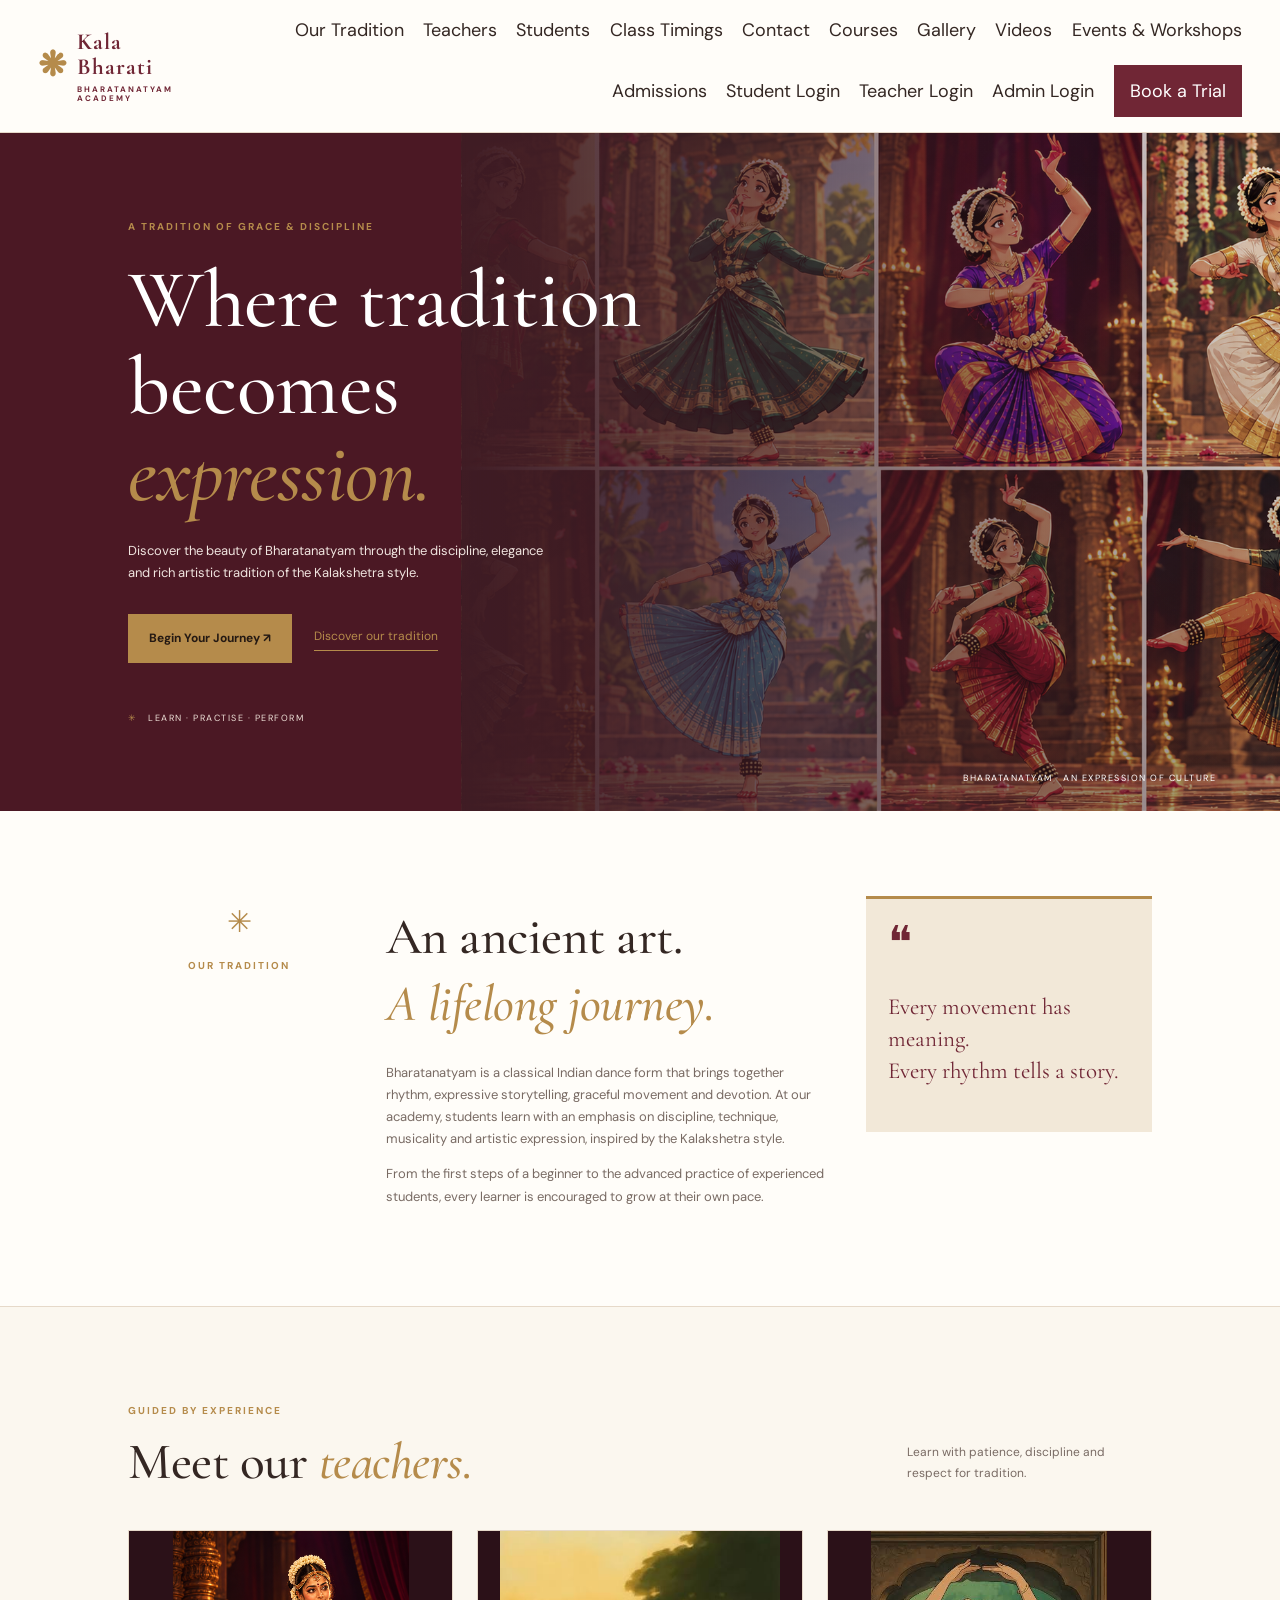
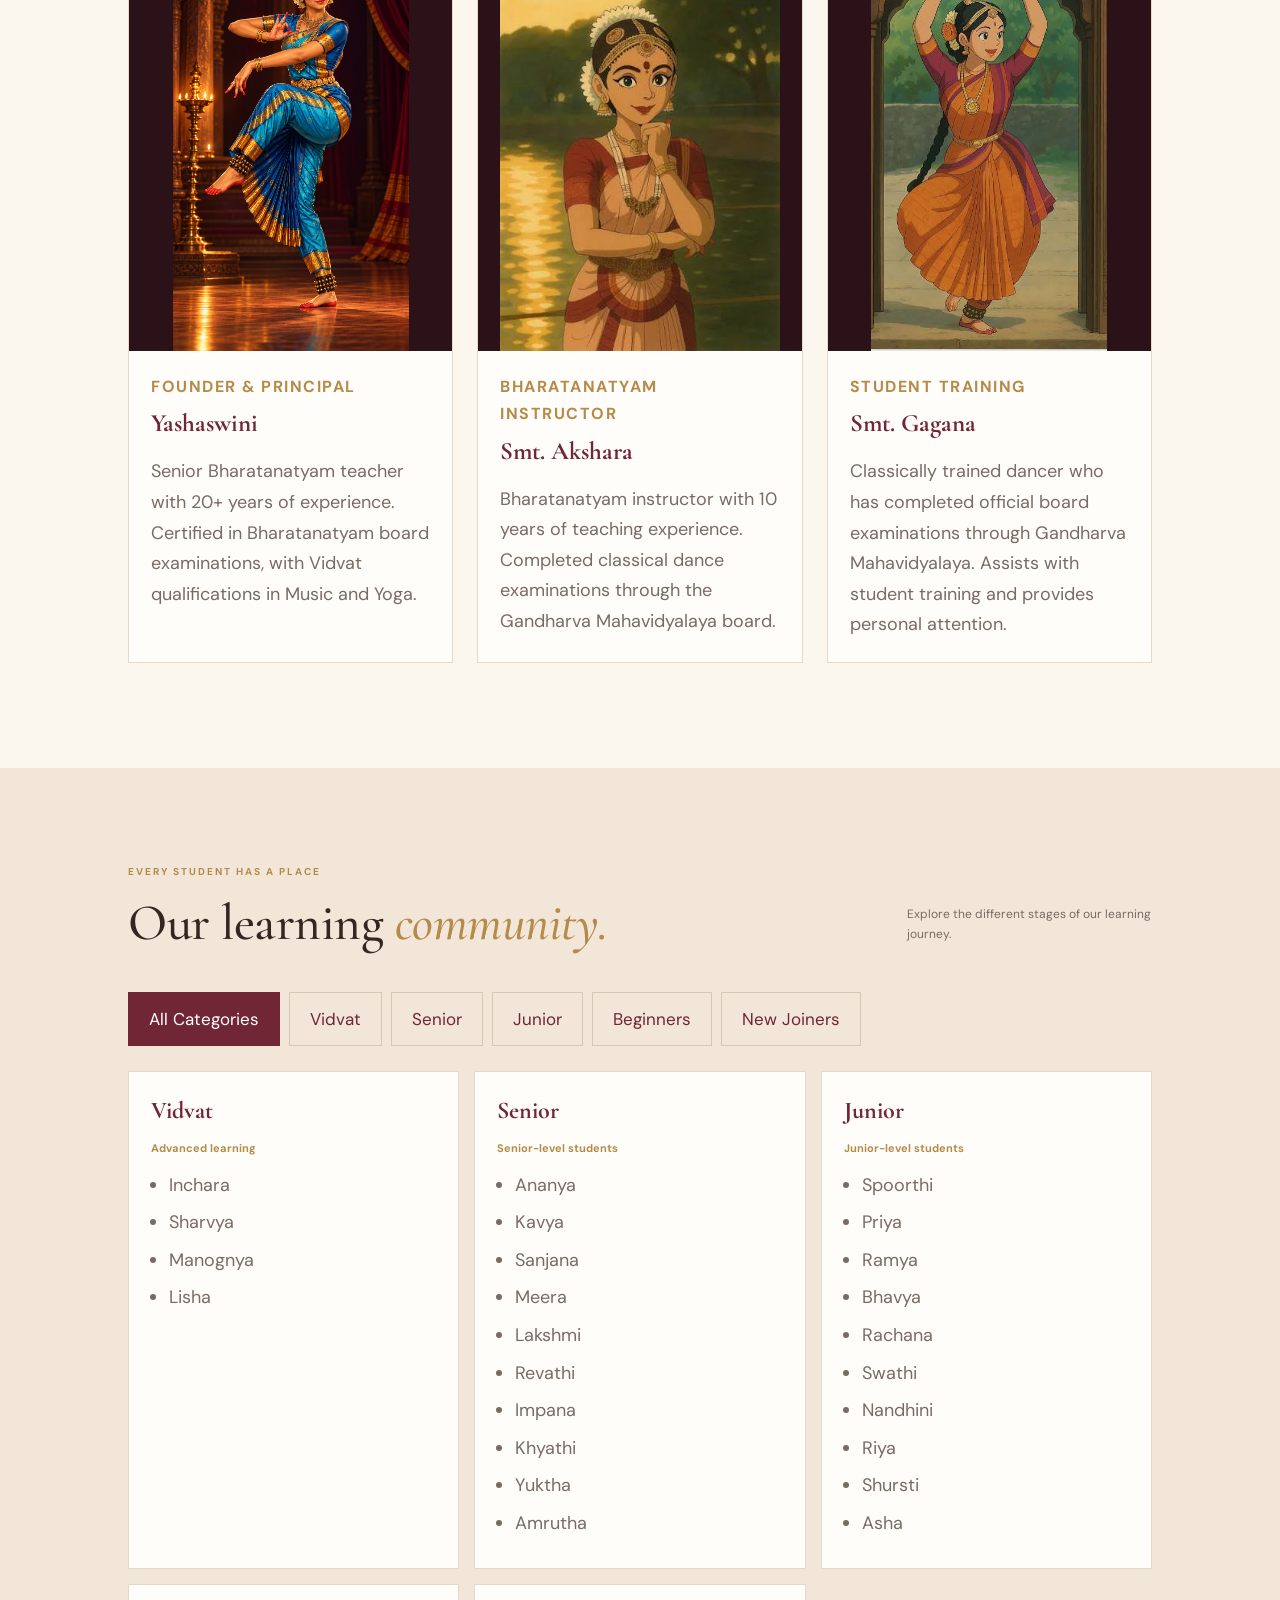
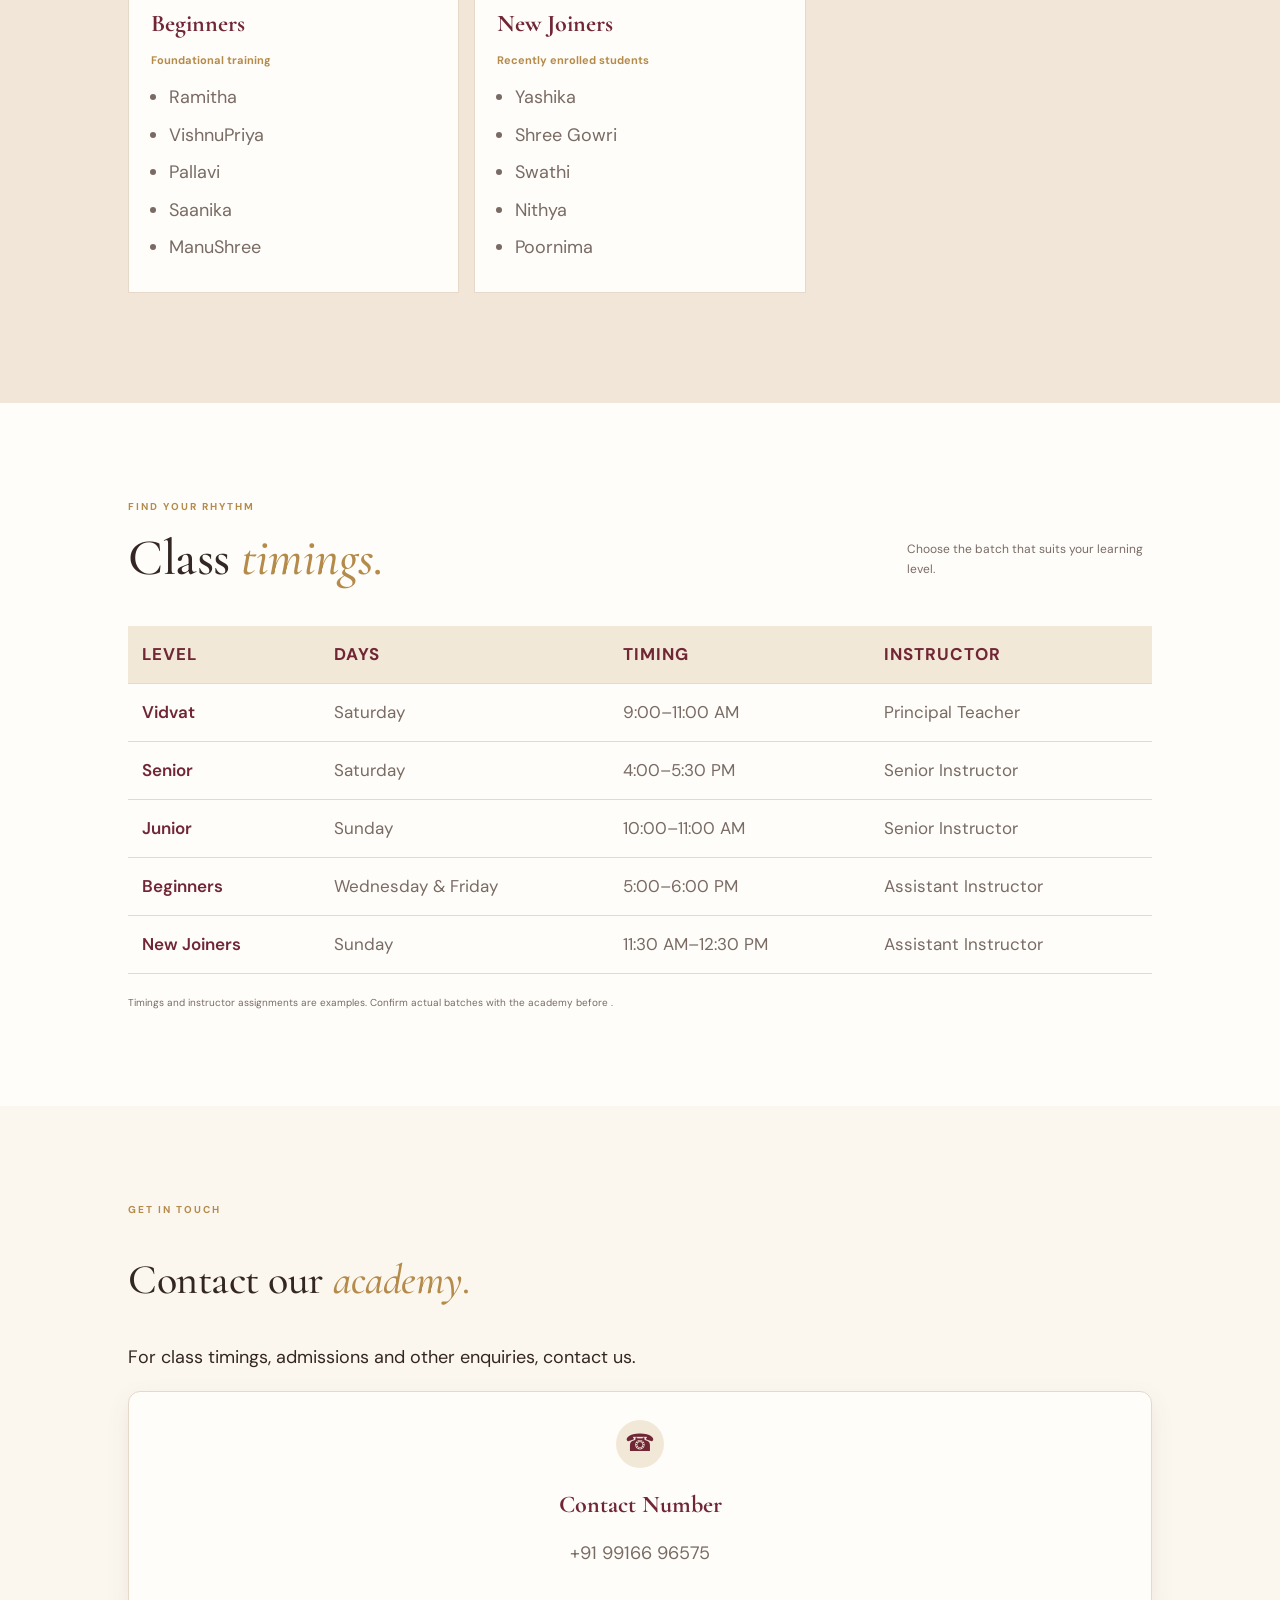
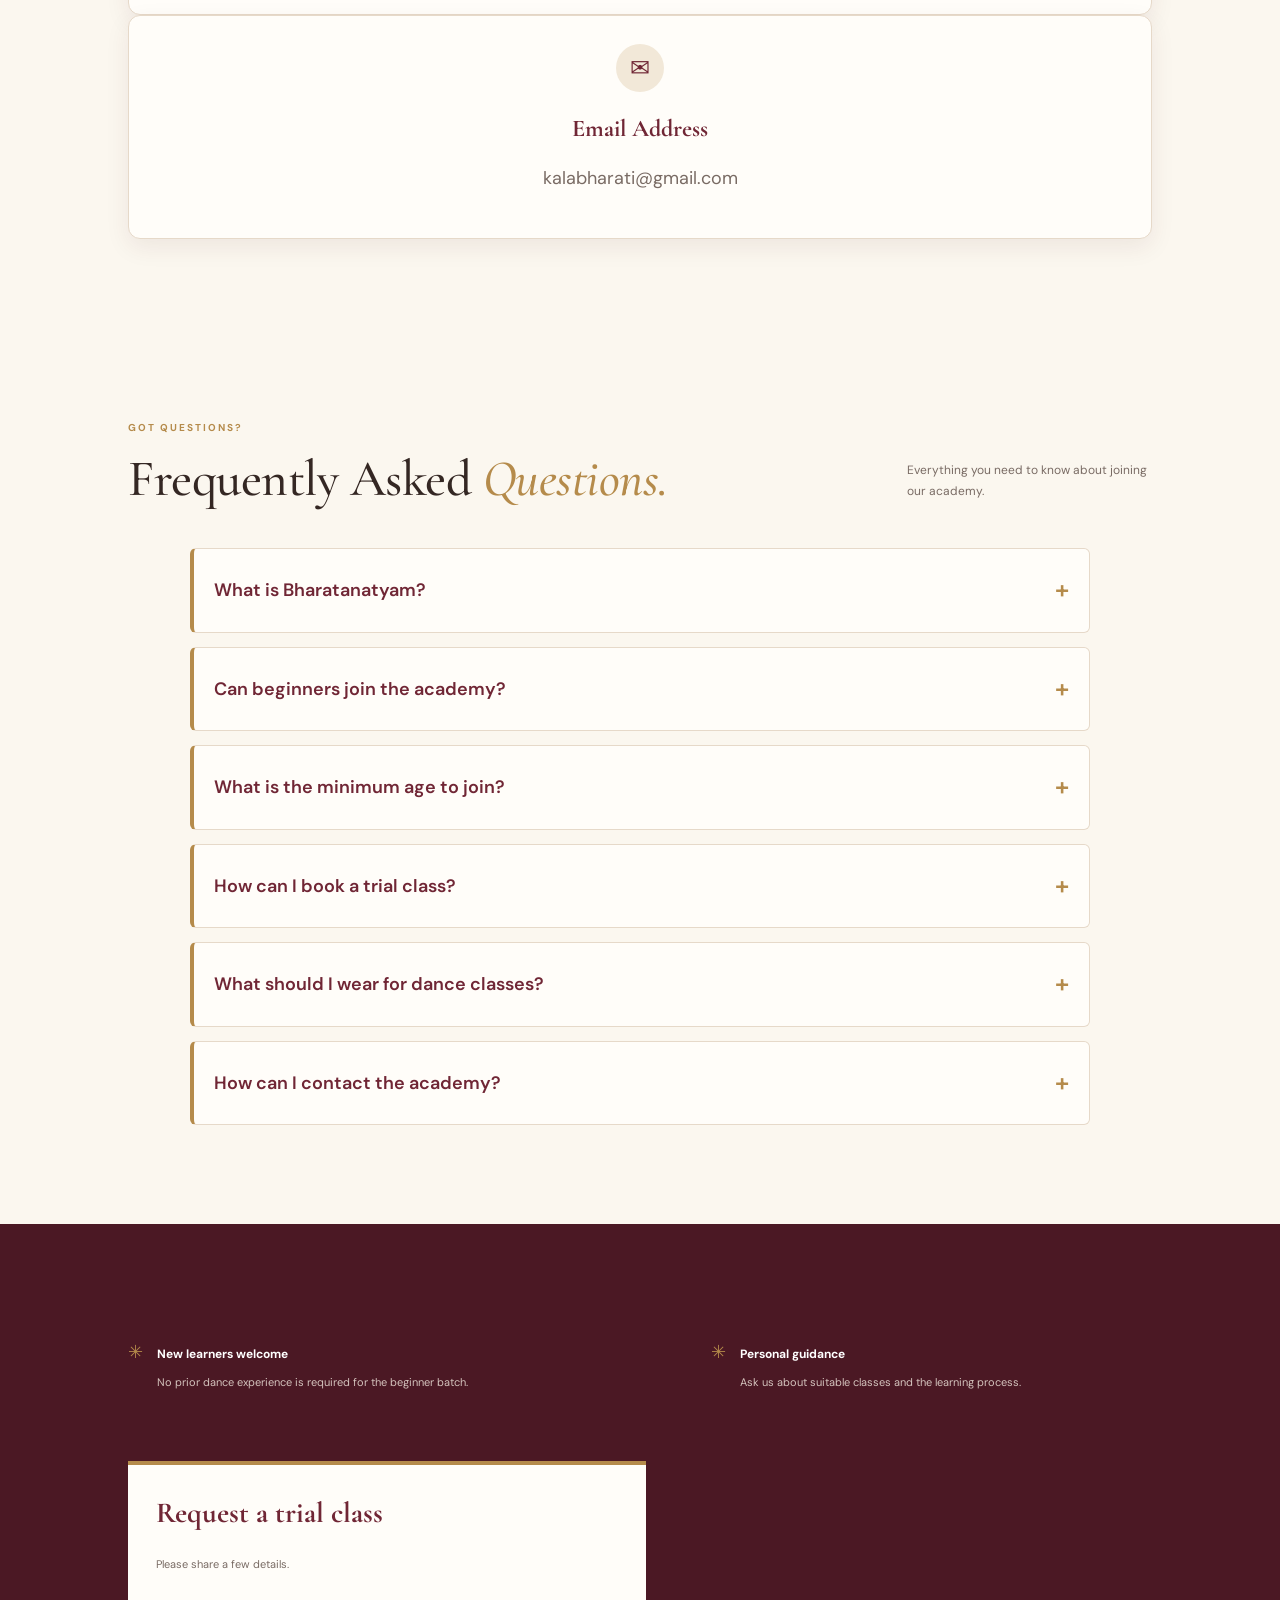
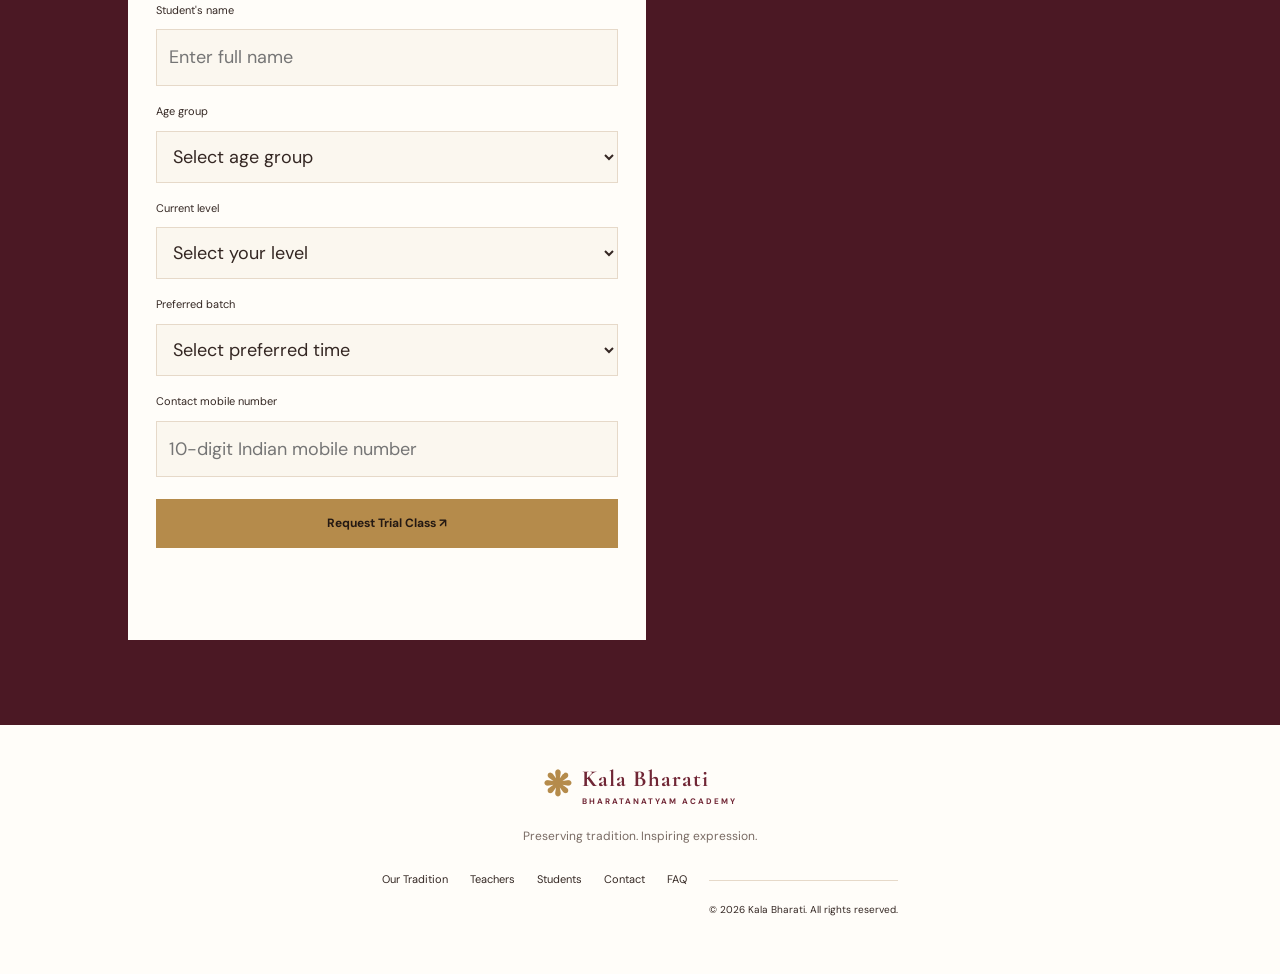
<file: index.html>
<!DOCTYPE html>
<html lang="en">
<head>
  <meta charset="UTF-8">
  <meta name="viewport" content="width=device-width, initial-scale=1.0">
  <meta name="theme-color" content="#681f2b">
  <meta name="description" content="Explore Bharatanatyam in the Kalakshetra style. Discover our teachers, student levels, class timings and trial classes.">

  <title>Kala Bharati | Bharatanatyam Academy</title>

  <link rel="preconnect" href="https://fonts.googleapis.com">
  <link rel="preconnect" href="https://fonts.gstatic.com" crossorigin>
  <link href="https://fonts.googleapis.com/css2?family=Cormorant+Garamond:wght@400;500;600;700&family=DM+Sans:wght@400;500;600;700&display=swap" rel="stylesheet">

  <link rel="stylesheet" href="style.css">
  <script src="script.js" defer></script>
</head>

<body>
  <header class="header">
    <a class="brand" href="#home">
      <span class="brand-symbol">❋</span>
      <span>Kala Bharati<small>BHARATANATYAM ACADEMY</small></span>
    </a>

    <button class="menu-toggle" id="menuToggle"
      aria-label="Open navigation" aria-expanded="false"
      aria-controls="navigation">☰</button>

    <nav id="navigation" class="navigation">
      <a href="#about">Our Tradition</a>
      <a href="#teachers">Teachers</a>
      <a href="#students">Students</a>
      <a href="#schedule">Class Timings</a>
      <a href="#contact">Contact</a>
      <a href="pages/courses.html">Courses</a>
<a href="pages/gallery.html">Gallery</a>
<a href="pages/videos.html">Videos</a>
<a href="pages/events.html">Events & Workshops</a>
<a href="pages/admissions.html">Admissions</a>
<a href="pages/student-login.html">Student Login</a>
<a href="pages/teacher-login.html">Teacher Login</a>
<a href="pages/admin-login.html">Admin Login</a>
      <a class="nav-button" href="#booking">Book a Trial</a>
    </nav>
  </header>

  <main>
    <section class="hero" id="home">
      <div class="hero-image" role="img"
        aria-label="Traditional Indian classical dance performance"></div>

      <div class="hero-content">
        <p class="eyebrow">A TRADITION OF GRACE & DISCIPLINE</p>
        <h1>Where tradition<br>becomes <em>expression.</em></h1>
        <p class="hero-description">
          Discover the beauty of Bharatanatyam through the
          discipline, elegance and rich artistic tradition of
          the Kalakshetra style.
        </p>

        <div class="hero-actions">
          <a class="button button-gold" href="#booking">Begin Your Journey ↗</a>
          <a class="text-link" href="#about">Discover our tradition</a>
        </div>

        <div class="hero-note">
          <span>✳</span> LEARN · PRACTISE · PERFORM
        </div>
      </div>

      <div class="hero-caption">BHARATANATYAM · AN EXPRESSION OF CULTURE</div>
    </section>

    <section class="welcome section" id="about">
      <div class="section-label">
        <span class="ornament">✳</span>
        <p class="eyebrow">OUR TRADITION</p>
      </div>

      <div class="welcome-content">
        <h2>An ancient art.<br><em>A lifelong journey.</em></h2>
        <p>
          Bharatanatyam is a classical Indian dance form that brings
          together rhythm, expressive storytelling, graceful movement
          and devotion. At our academy, students learn with an emphasis
          on discipline, technique, musicality and artistic expression,
          inspired by the Kalakshetra style.
        </p>
        <p>
          From the first steps of a beginner to the advanced practice
          of experienced students, every learner is encouraged to grow
          at their own pace.
        </p>
      </div>

      <div class="welcome-note">
        <span class="note-symbol">❝</span>
        <p>Every movement has meaning.<br>Every rhythm tells a story.</p>
      </div>
    </section>

    <section class="teachers section" id="teachers">
      <div class="section-heading">
        <div>
          <p class="eyebrow">GUIDED BY EXPERIENCE</p>
          <h2>Meet our <em>teachers.</em></h2>
        </div>
        <p>Learn with patience, discipline and respect for tradition.</p>
      </div>

      <div id="teacherList" class="teacher-grid"></div>
      <p class="small-note">
        
    </section>

    <section class="students section" id="students">
      <div class="section-heading">
        <div>
          <p class="eyebrow">EVERY STUDENT HAS A PLACE</p>
          <h2>Our learning <em>community.</em></h2>
        </div>
        <p>Explore the different stages of our learning journey.</p>
      </div>

      <div id="categoryFilters" class="category-filters"></div>
      <div id="studentList" class="student-grid"></div>

      <p class="privacy-note">
        
      </p>
    </section>

    <section class="schedule section" id="schedule">
      <div class="section-heading">
        <div>
          <p class="eyebrow">FIND YOUR RHYTHM</p>
          <h2>Class <em>timings.</em></h2>
        </div>
        <p>Choose the batch that suits your learning level.</p>
      </div>

      <div class="table-wrapper">
        <table>
          <thead>
            <tr>
              <th>LEVEL</th>
              <th>DAYS</th>
              <th>TIMING</th>
              <th>INSTRUCTOR</th>
            </tr>
          </thead>
          <tbody id="scheduleBody"></tbody>
        </table>
      </div>

      <p class="small-note">
        Timings and instructor assignments are examples. Confirm actual
        batches with the academy before .
      </p>
    </section>

    
    </section>

    <!-- Institution Contact Information -->
    <section class="quick-contact section" id="contact">
      <p class="eyebrow">GET IN TOUCH</p>
      <h2>Contact our <em>academy.</em></h2>
      <p>For class timings, admissions and other enquiries, contact us.</p>

      <div class="institution-contact-details">
        <div class="contact-detail-card">
          <span class="contact-detail-icon">☎</span>
          <h3>Contact Number</h3>
          <p>+91 99166 96575</p>
        </div>
        

        <div class="contact-detail-card">
          <span class="contact-detail-icon">✉</span>
          <h3>Email Address</h3>
          <p> kalabharati@gmail.com</p>
        </div>
      </div>
    </section>
   
<!-- FAQ Section -->
<section class="faq-section section" id="faq">
  <div class="section-heading">
    <div>
      <p class="eyebrow">GOT QUESTIONS?</p>
      <h2>Frequently Asked <em>Questions.</em></h2>
    </div>
    <p>Everything you need to know about joining our academy.</p>
  </div>

  <div class="faq-container">

    <details class="faq-item">
      <summary>What is Bharatanatyam?</summary>
      <p>
        Bharatanatyam is a classical Indian dance form that combines
        rhythm, expressions, storytelling and graceful movements.
      </p>
    </details>

    <details class="faq-item">
      <summary>Can beginners join the academy?</summary>
      <p>
        Yes! Beginners and students with no prior dance experience
        are welcome to learn from the basics.
      </p>
    </details>

    <details class="faq-item">
      <summary>What is the minimum age to join?</summary>
      <p>
        Students can enquire about suitable batches based on their
        age and learning level.
      </p>
    </details>

    <details class="faq-item">
      <summary>How can I book a trial class?</summary>
      <p>
        Fill out the trial-class booking form on our website, and
        the academy can follow up regarding your enquiry.
      </p>
    </details>

    <details class="faq-item">
      <summary>What should I wear for dance classes?</summary>
      <p>
        Wear comfortable clothing that allows free movement.
        The academy can guide you about the appropriate dance attire.
      </p>
    </details>

    <details class="faq-item">
      <summary>How can I contact the academy?</summary>
      <p>
        Visit the Contact section of our website for the academy's
        contact number and email address.
      </p>
    </details>

  </div>
</section>


    <section class="booking section" id="booking">

        <div class="booking-detail">
          <span>✳</span>
          <div>
            <strong>New learners welcome</strong>
            <p>No prior dance experience is required for the beginner batch.</p>
          </div>
        </div>

        <div class="booking-detail">
          <span>✳</span>
          <div>
            <strong>Personal guidance</strong>
            <p>Ask us about suitable classes and the learning process.</p>
          </div>
        </div>
      </div>

      <form id="bookingForm" class="booking-form">
        <h3>Request a trial class</h3>
        <p class="form-intro">Please share a few details.</p>

        <label for="studentName">Student's name</label>
        
<input
  id="studentName"
  name="studentName"
  type="text"
  maxlength="80"
  autocomplete="name"
  placeholder="Enter full name"
  pattern="[A-Za-z]+( [A-Za-z]+)*"
  title="Please enter letters and spaces only."
  oninput="this.value = this.value.replace(/[^A-Za-z ]/g, '').replace(/ +/g, ' ')"
  required
>


        <label for="ageGroup">Age group</label>
        <select id="ageGroup" name="ageGroup" required>
          <option value="">Select age group</option>
          <option>Below 8 years</option>
          <option>8–12 years</option>
          <option>13–17 years</option>
          <option>18 years and above</option>
        </select>

        <label for="experience">Current level</label>
        <select id="experience" name="experience" required>
          <option value="">Select your level</option>
          <option>New Joiner</option>
          <option>Beginner</option>
          <option>Junior</option>
          <option>Senior</option>
          <option>Vidvat</option>
          <option>New to Bharatanatyam</option>
        </select>

        <label for="preferredTime">Preferred batch</label>
        <select id="preferredTime" name="preferredTime" required>
          <option value="">Select preferred time</option>
          <option>Weekday morning</option>
          <option>Weekday evening</option>
          <option>Weekend morning</option>
          <option>Weekend evening</option>
          <option>Flexible</option>
        </select>

       
<label for="phone">Contact mobile number</label>
<input
  id="phone"
  name="phone"
  type="text"
  inputmode="numeric"
  maxlength="10"
  pattern="[6-9][0-9]{9}"
  placeholder="10-digit Indian mobile number"
  title="Enter a 10-digit Indian mobile number using numbers only."
  oninput="this.value = this.value.replace(/[^0-9]/g, '').slice(0, 10)"
  required
>


        <button class="button button-gold submit-button" type="submit">
          Request Trial Class ↗
        </button>

        <p class="form-note">
           
        </p>
        <p id="formMessage" class="form-message" role="status"></p>
      </form>
    </section>
  </main>

  <footer class="footer">
    <a class="brand footer-brand" href="#home">
      <span class="brand-symbol">❋</span>
      <span>Kala Bharati<small>BHARATANATYAM ACADEMY</small></span>
    </a>

    <p>Preserving tradition. Inspiring expression.</p>

    <div class="footer-links">
      <a href="#about">Our Tradition</a>
      <a href="#teachers">Teachers</a>
      <a href="#students">Students</a>
      <a href="#booking">Contact</a>
      <a href="#faq">FAQ</a>

    <p class="copyright">
      © <span id="year"></span>   Kala Bharati. All rights reserved.
    </p>
  </footer>
</body>
</html>
</file>
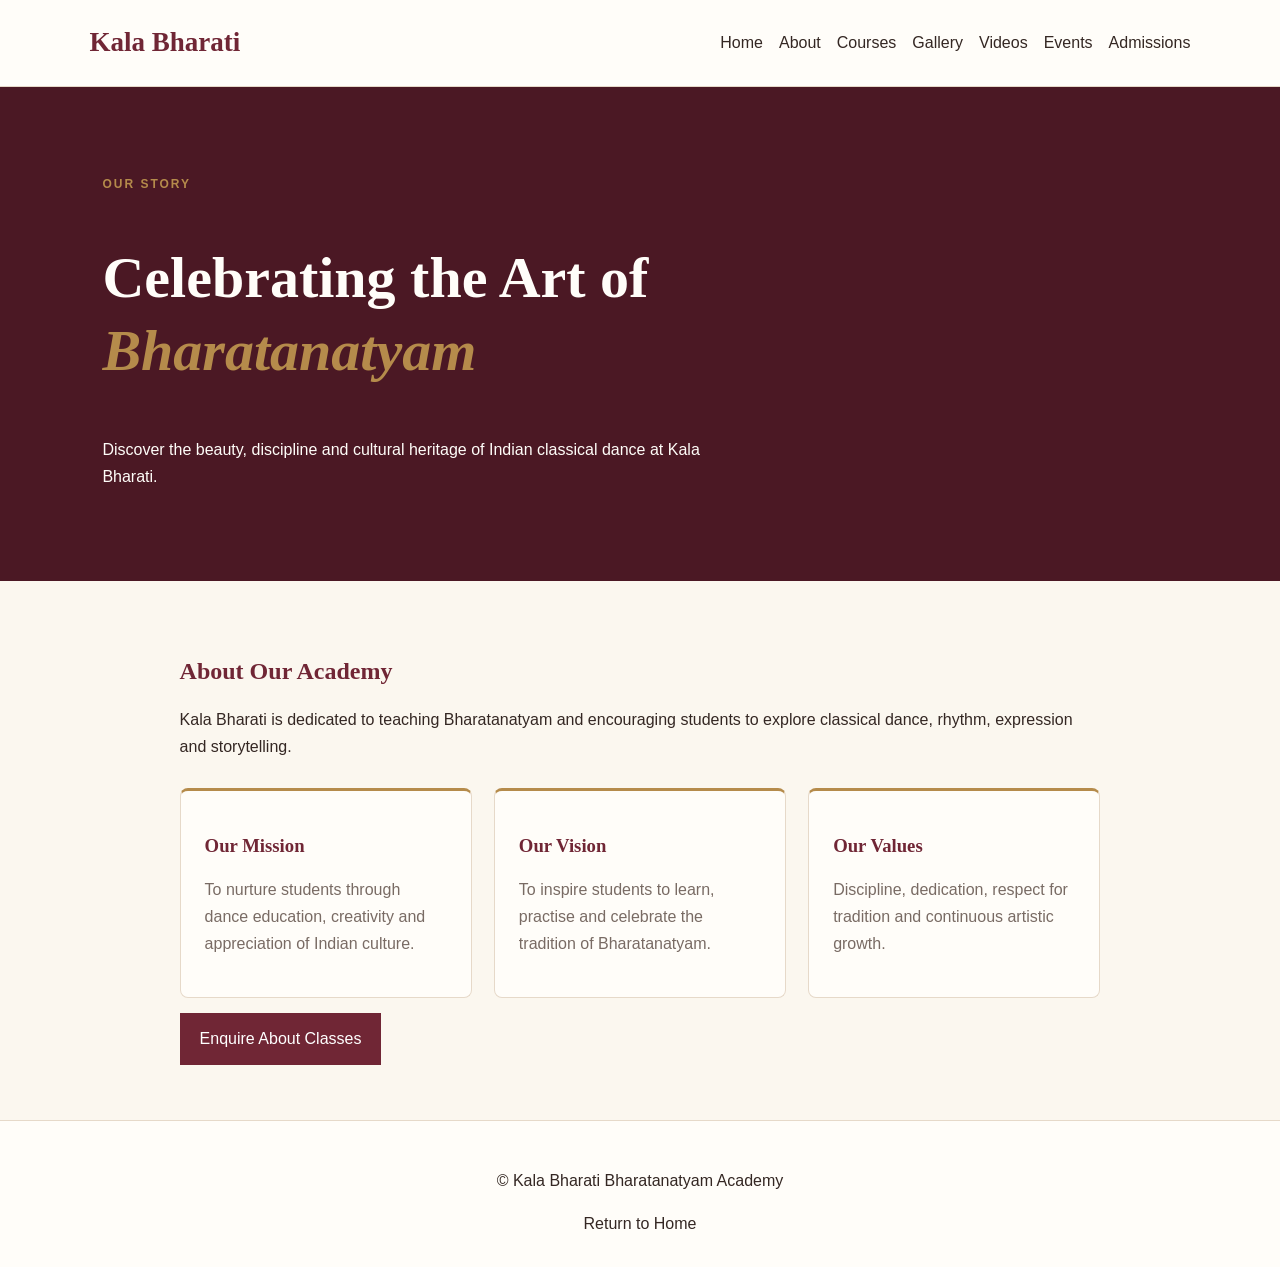
<file: pages/about.html>
<!DOCTYPE html>
<html lang="en">
<head>
  <meta charset="UTF-8">
  <meta name="viewport" content="width=device-width, initial-scale=1.0">
  <title>About Us | Kala Bharati</title>
  <link rel="stylesheet" href="pages.css">
</head>
<body>

  <header class="site-header">
    <a class="brand" href="../index.html">Kala Bharati</a>
    <nav>
      <a href="../index.html">Home</a>
      <a href="about.html">About</a>
      <a href="courses.html">Courses</a>
      <a href="gallery.html">Gallery</a>
      <a href="videos.html">Videos</a>
      <a href="events.html">Events</a>
      <a href="admissions.html">Admissions</a>
    </nav>
  </header>

  <main>
    <section class="page-hero">
      <p class="eyebrow">OUR STORY</p>
      <h1>Celebrating the Art of <em>Bharatanatyam</em></h1>
      <p>
        Discover the beauty, discipline and cultural heritage
        of Indian classical dance at Kala Bharati.
      </p>
    </section>

    <section class="content-section">
      <h2>About Our Academy</h2>
      <p>
        Kala Bharati is dedicated to teaching Bharatanatyam
        and encouraging students to explore classical dance,
        rhythm, expression and storytelling.
      </p>

      <div class="card-grid">
        <article class="info-card">
          <h3>Our Mission</h3>
          <p>
            To nurture students through dance education,
            creativity and appreciation of Indian culture.
          </p>
        </article>

        <article class="info-card">
          <h3>Our Vision</h3>
          <p>
            To inspire students to learn, practise and celebrate
            the tradition of Bharatanatyam.
          </p>
        </article>

        <article class="info-card">
          <h3>Our Values</h3>
          <p>
            Discipline, dedication, respect for tradition
            and continuous artistic growth.
          </p>
        </article>
      </div>

      <a class="primary-button" href="admissions.html">
        Enquire About Classes
      </a>
    </section>
  </main>

  <footer class="site-footer">
    <p>© Kala Bharati Bharatanatyam Academy</p>
    <a href="../index.html">Return to Home</a>
  </footer>

</body>
</html>
</file>
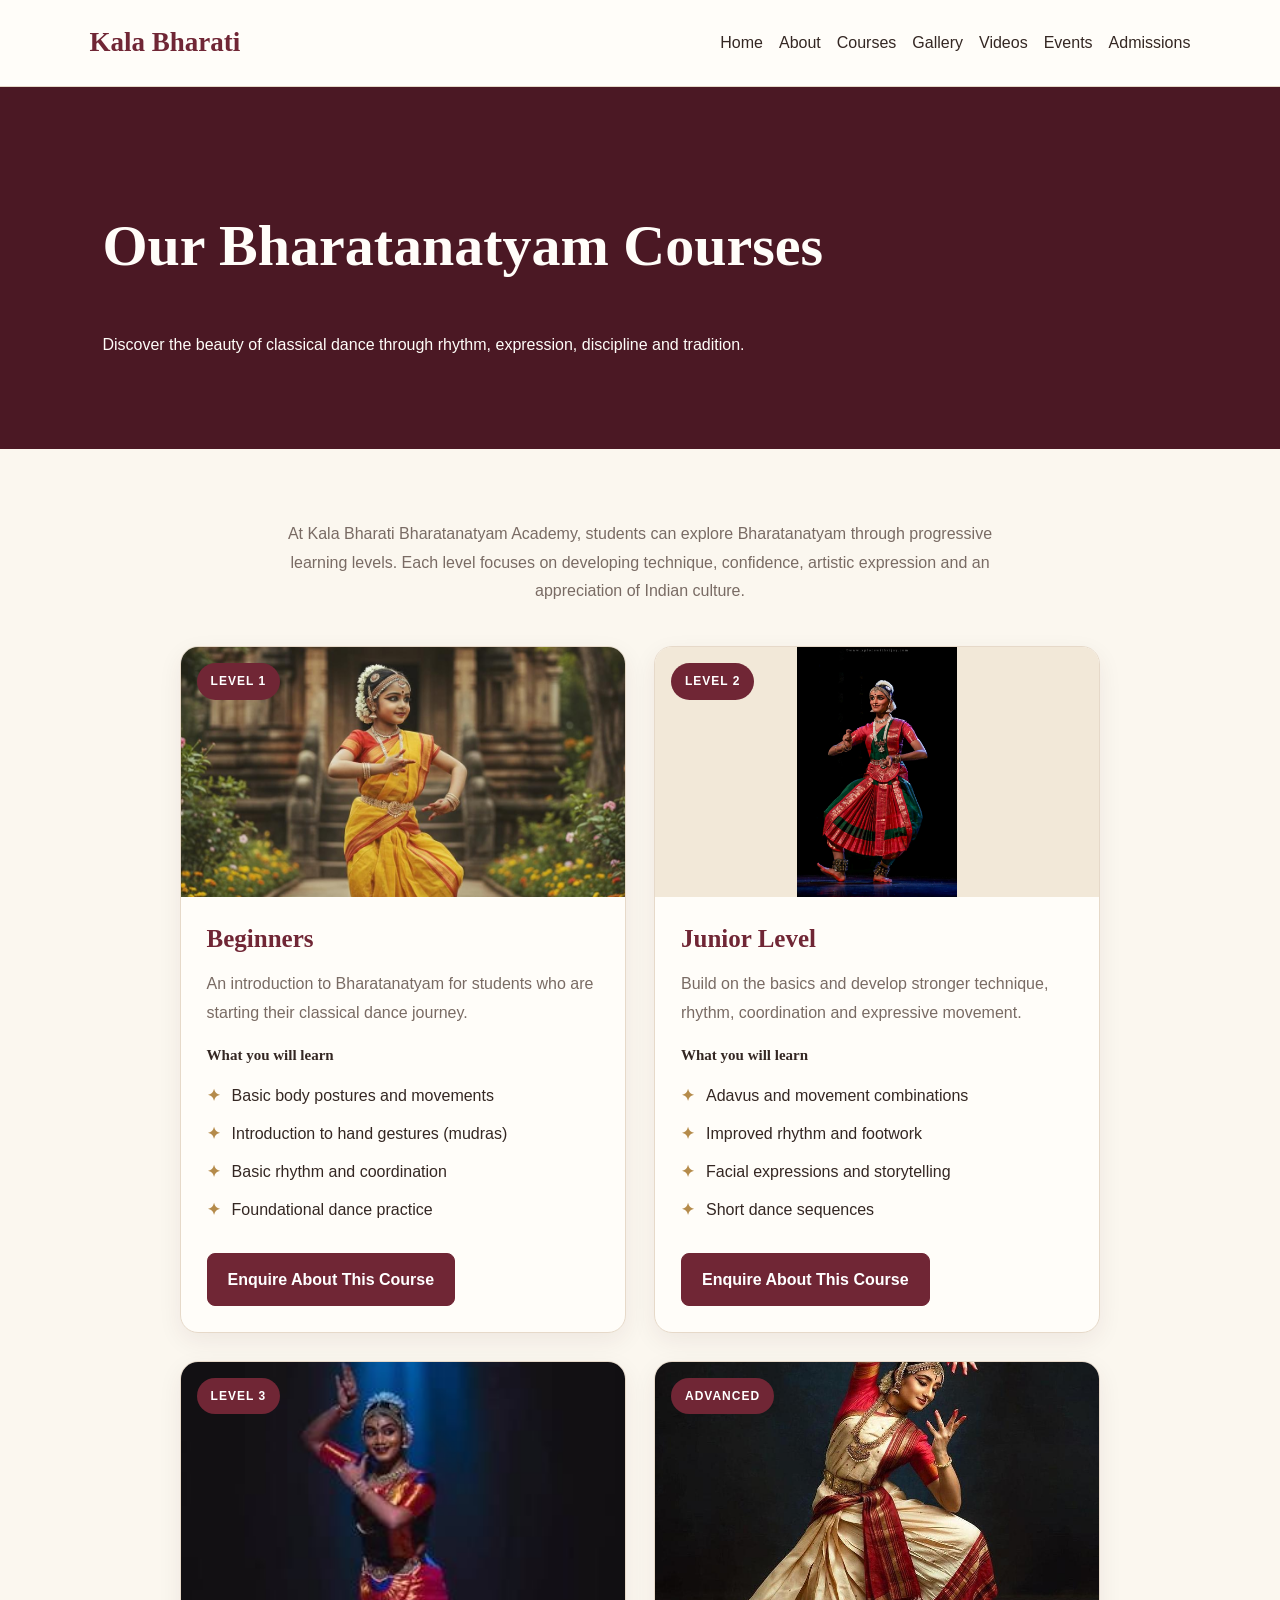
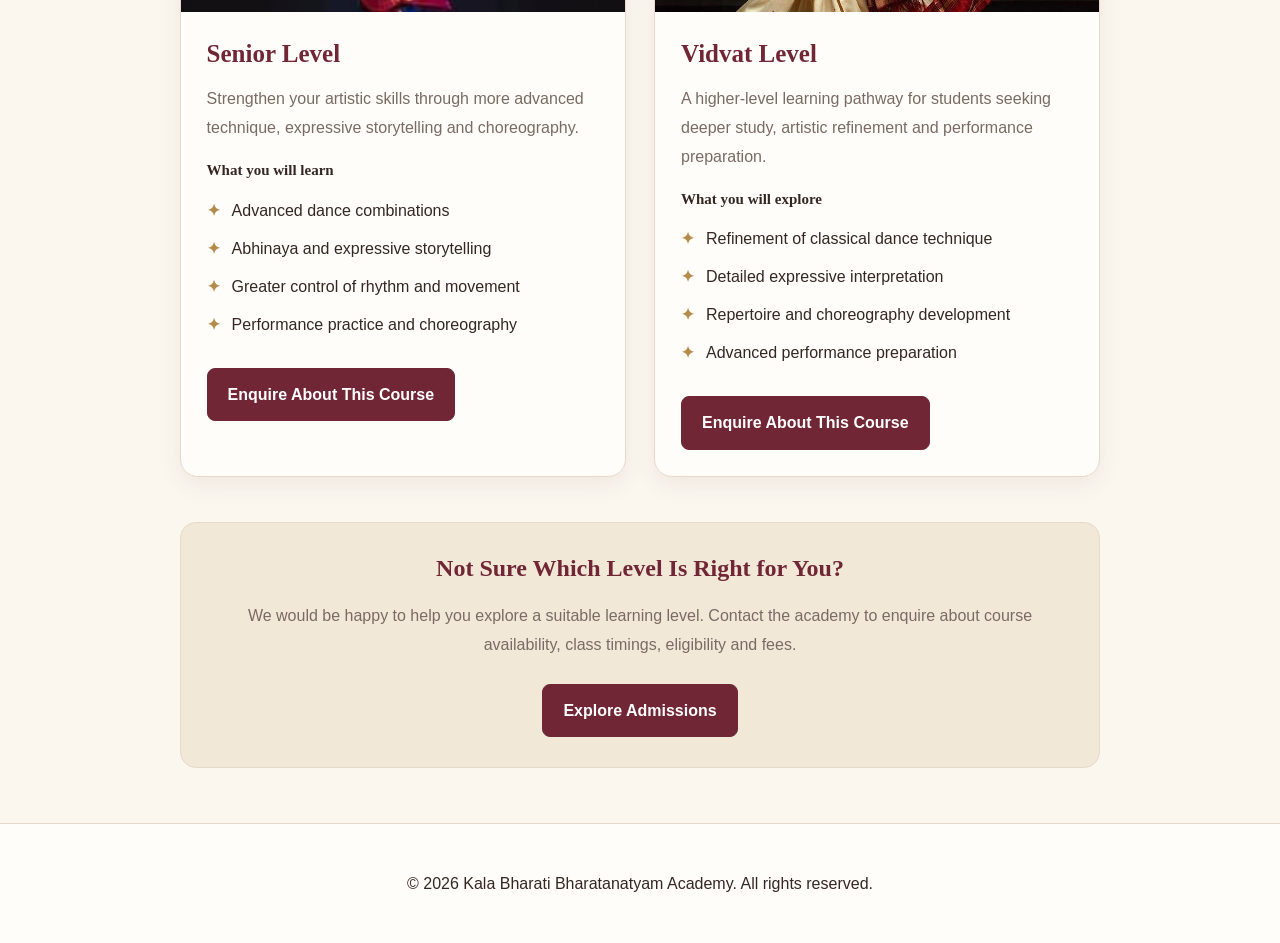
<file: pages/courses.html>
<!DOCTYPE html>
<html lang="en">
<head>
    <meta charset="UTF-8">
    <meta name="viewport" content="width=device-width, initial-scale=1.0">

    <title>Our Courses | Kala Bharati Bharatanatyam Academy</title>

    <meta name="description"
          content="Explore Bharatanatyam learning levels at Kala Bharati Bharatanatyam Academy. Find a suitable course and enquire about admissions.">

    <link rel="stylesheet" href="pages.css">

    <style>
        /* Courses page */
        .courses-intro {
            max-width: 760px;
            margin: 0 auto 40px;
            text-align: center;
            color: var(--muted);
            line-height: 1.8;
        }

        .courses-grid {
            display: grid;
            grid-template-columns: repeat(2, minmax(0, 1fr));
            gap: 28px;
        }

        .course-card {
            position: relative;
            overflow: hidden;
            background: var(--white);
            border: 1px solid var(--line);
            border-radius: 18px;
            box-shadow: 0 8px 24px rgba(75, 24, 36, 0.07);
            transition: transform 0.35s ease, box-shadow 0.35s ease;
            animation: courseFadeIn 0.7s ease both;
        }

        .course-card:nth-child(2) {
            animation-delay: 0.1s;
        }

        .course-card:nth-child(3) {
            animation-delay: 0.2s;
        }

        .course-card:nth-child(4) {
            animation-delay: 0.3s;
        }

        .course-card:hover {
            transform: translateY(-8px);
            box-shadow: 0 18px 36px rgba(75, 24, 36, 0.14);
        }

        .course-image {
            position: relative;
            height: 250px;
            overflow: hidden;
            background: var(--cream);
        }

.course-image img {
    width: 100%;
    height: 100%;
    display: block;
    object-fit: cover;
    transition: transform 0.6s ease;
}

/* Fix only the Junior Level image */
.course-image img.junior-course-img {
    object-fit: contain;
    object-position: center;
    background: var(--cream);
}


        .course-card:hover .course-image img {
            transform: scale(1.07);
        }

        .course-level {
            position: absolute;
            top: 16px;
            left: 16px;
            padding: 8px 14px;
            border-radius: 30px;
            background: var(--maroon);
            color: white;
            font-size: 12px;
            font-weight: 700;
            letter-spacing: 1px;
            text-transform: uppercase;
        }

        .course-content {
            padding: 26px;
        }

        .course-content h2 {
            margin: 0 0 12px;
            color: var(--maroon);
            font-size: 25px;
        }

        .course-content p {
            color: var(--muted);
            line-height: 1.8;
            margin-bottom: 18px;
        }

        .course-content h3 {
            color: var(--ink);
            font-size: 15px;
            margin-bottom: 12px;
        }

        .course-topics {
            list-style: none;
            padding: 0;
            margin: 0 0 24px;
        }

        .course-topics li {
            position: relative;
            padding: 7px 0 7px 25px;
            color: var(--ink);
            line-height: 1.5;
        }

        .course-topics li::before {
            content: "✦";
            position: absolute;
            left: 0;
            color: var(--gold);
            font-weight: bold;
        }

        .course-button {
            display: inline-block;
            padding: 12px 20px;
            background: var(--maroon);
            color: white;
            text-decoration: none;
            border: 1px solid var(--maroon);
            border-radius: 8px;
            font-weight: 600;
            transition: background 0.3s ease, color 0.3s ease;
        }

        .course-button:hover {
            background: var(--gold);
            border-color: var(--gold);
            color: white;
        }

        .course-note {
            margin-top: 45px;
            padding: 30px;
            text-align: center;
            background: var(--cream);
            border: 1px solid var(--line);
            border-radius: 16px;
        }

        .course-note h2 {
            color: var(--maroon);
            margin-top: 0;
        }

        .course-note p {
            color: var(--muted);
            line-height: 1.8;
        }

        .course-note .course-button {
            margin-top: 8px;
        }

        @keyframes courseFadeIn {
            from {
                opacity: 0;
                transform: translateY(22px);
            }
            to {
                opacity: 1;
                transform: translateY(0);
            }
        }

        @media (max-width: 700px) {
            .courses-grid {
                grid-template-columns: 1fr;
                gap: 22px;
            }

            .course-image {
                height: 230px;
            }

            .course-content {
                padding: 22px;
            }

            .course-content h2 {
                font-size: 22px;
            }
        }

        @media (prefers-reduced-motion: reduce) {
            .course-card {
                animation: none;
                transition: none;
            }

            .course-card:hover {
                transform: none;
            }

            .course-image img {
                transition: none;
            }
        }
    </style>
</head>

<body>

    <!-- Navigation -->
    <header class="site-header">
        <div class="brand">
            <a href="../index.html"
               style="color: inherit; text-decoration: none;">
                Kala Bharati
            </a>
        </div>

        <nav aria-label="Main navigation">
            <a href="../index.html">Home</a>
            <a href="about.html">About</a>
            <a href="courses.html" aria-current="page">Courses</a>
            <a href="gallery.html">Gallery</a>
            <a href="videos.html">Videos</a>
            <a href="events.html">Events</a>
            <a href="admissions.html">Admissions</a>
        </nav>
    </header>

    <!-- Page heading -->
    <section class="page-hero">
        <h1>Our Bharatanatyam Courses</h1>
        <p>
            Discover the beauty of classical dance through rhythm,
            expression, discipline and tradition.
        </p>
    </section>

    <!-- Courses section -->
    <main class="content-section">

        <div class="courses-intro">
            <p>
                At Kala Bharati Bharatanatyam Academy, students can explore
                Bharatanatyam through progressive learning levels.
                Each level focuses on developing technique, confidence,
                artistic expression and an appreciation of Indian culture.
            </p>
        </div>

        <div class="courses-grid">

            <!-- Beginner Course -->
            <article class="course-card">
                <div class="course-image">
                    <img src="../images/course-beginners.jpg"
                                alt="Bharatanatyam beginner dancer"
                                loading="lazy">
                         
                    <span class="course-level">Level 1</span>
                </div>

                <div class="course-content">
                    <h2>Beginners</h2>

                    <p>
                        An introduction to Bharatanatyam for students who
                        are starting their classical dance journey.
                    </p>

                    <h3>What you will learn</h3>

                    <ul class="course-topics">
                        <li>Basic body postures and movements</li>
                        <li>Introduction to hand gestures (mudras)</li>
                        <li>Basic rhythm and coordination</li>
                        <li>Foundational dance practice</li>
                    </ul>

                    <a class="course-button" href="admissions.html">
                        Enquire About This Course
                    </a>
                </div>
            </article>

            <!-- Junior Course -->
            <article class="course-card">
                <div class="course-image">
                    
<img class="junior-course-img"
     src="../images/course-junior.jpg"
     alt="Bharatanatyam junior dancer"
     loading="lazy">

                    <span class="course-level">Level 2</span>
                </div>

                <div class="course-content">
                    <h2>Junior Level</h2>

                    <p>
                        Build on the basics and develop stronger technique,
                        rhythm, coordination and expressive movement.
                    </p>

                    <h3>What you will learn</h3>

                    <ul class="course-topics">
                        <li>Adavus and movement combinations</li>
                        <li>Improved rhythm and footwork</li>
                        <li>Facial expressions and storytelling</li>
                        <li>Short dance sequences</li>
                    </ul>

                    <a class="course-button" href="admissions.html">
                        Enquire About This Course
                    </a>
                </div>
            </article>

            <!-- Senior Course -->
            <article class="course-card">
                <div class="course-image">
                   <img src="../images/course-senior.jpg"
     alt="Bharatanatyam senior dancer"
     loading="lazy">
                    <span class="course-level">Level 3</span>
                </div>

                <div class="course-content">
                    <h2>Senior Level</h2>

                    <p>
                        Strengthen your artistic skills through more
                        advanced technique, expressive storytelling
                        and choreography.
                    </p>

                    <h3>What you will learn</h3>

                    <ul class="course-topics">
                        <li>Advanced dance combinations</li>
                        <li>Abhinaya and expressive storytelling</li>
                        <li>Greater control of rhythm and movement</li>
                        <li>Performance practice and choreography</li>
                    </ul>

                    <a class="course-button" href="admissions.html">
                        Enquire About This Course
                    </a>
                </div>
            </article>

            <!-- Vidvat Course -->
            <article class="course-card">
                <div class="course-image">
                    <img src="../images/course-vidvat.jpg"
     alt="Bharatanatyam advanced dancer"
     loading="lazy">
                    <span class="course-level">Advanced</span>
                </div>

                <div class="course-content">
                    <h2>Vidvat Level</h2>

                    <p>
                        A higher-level learning pathway for students seeking
                        deeper study, artistic refinement and performance
                        preparation.
                    </p>

                    <h3>What you will explore</h3>

                    <ul class="course-topics">
                        <li>Refinement of classical dance technique</li>
                        <li>Detailed expressive interpretation</li>
                        <li>Repertoire and choreography development</li>
                        <li>Advanced performance preparation</li>
                    </ul>

                    <a class="course-button" href="admissions.html">
                        Enquire About This Course
                    </a>
                </div>
            </article>

        </div>

        <!-- Enquiry section -->
        <section class="course-note">
            <h2>Not Sure Which Level Is Right for You?</h2>

            <p>
                We would be happy to help you explore a suitable learning
                level. Contact the academy to enquire about course
                availability, class timings, eligibility and fees.
            </p>

            <a href="admissions.html" class="course-button">
                Explore Admissions
            </a>
        </section>

    </main>

    <!-- Footer -->
    <footer class="site-footer">
        <p>
            © 2026 Kala Bharati Bharatanatyam Academy.
            All rights reserved.
        </p>
    </footer>

</body>
</html>
</file>
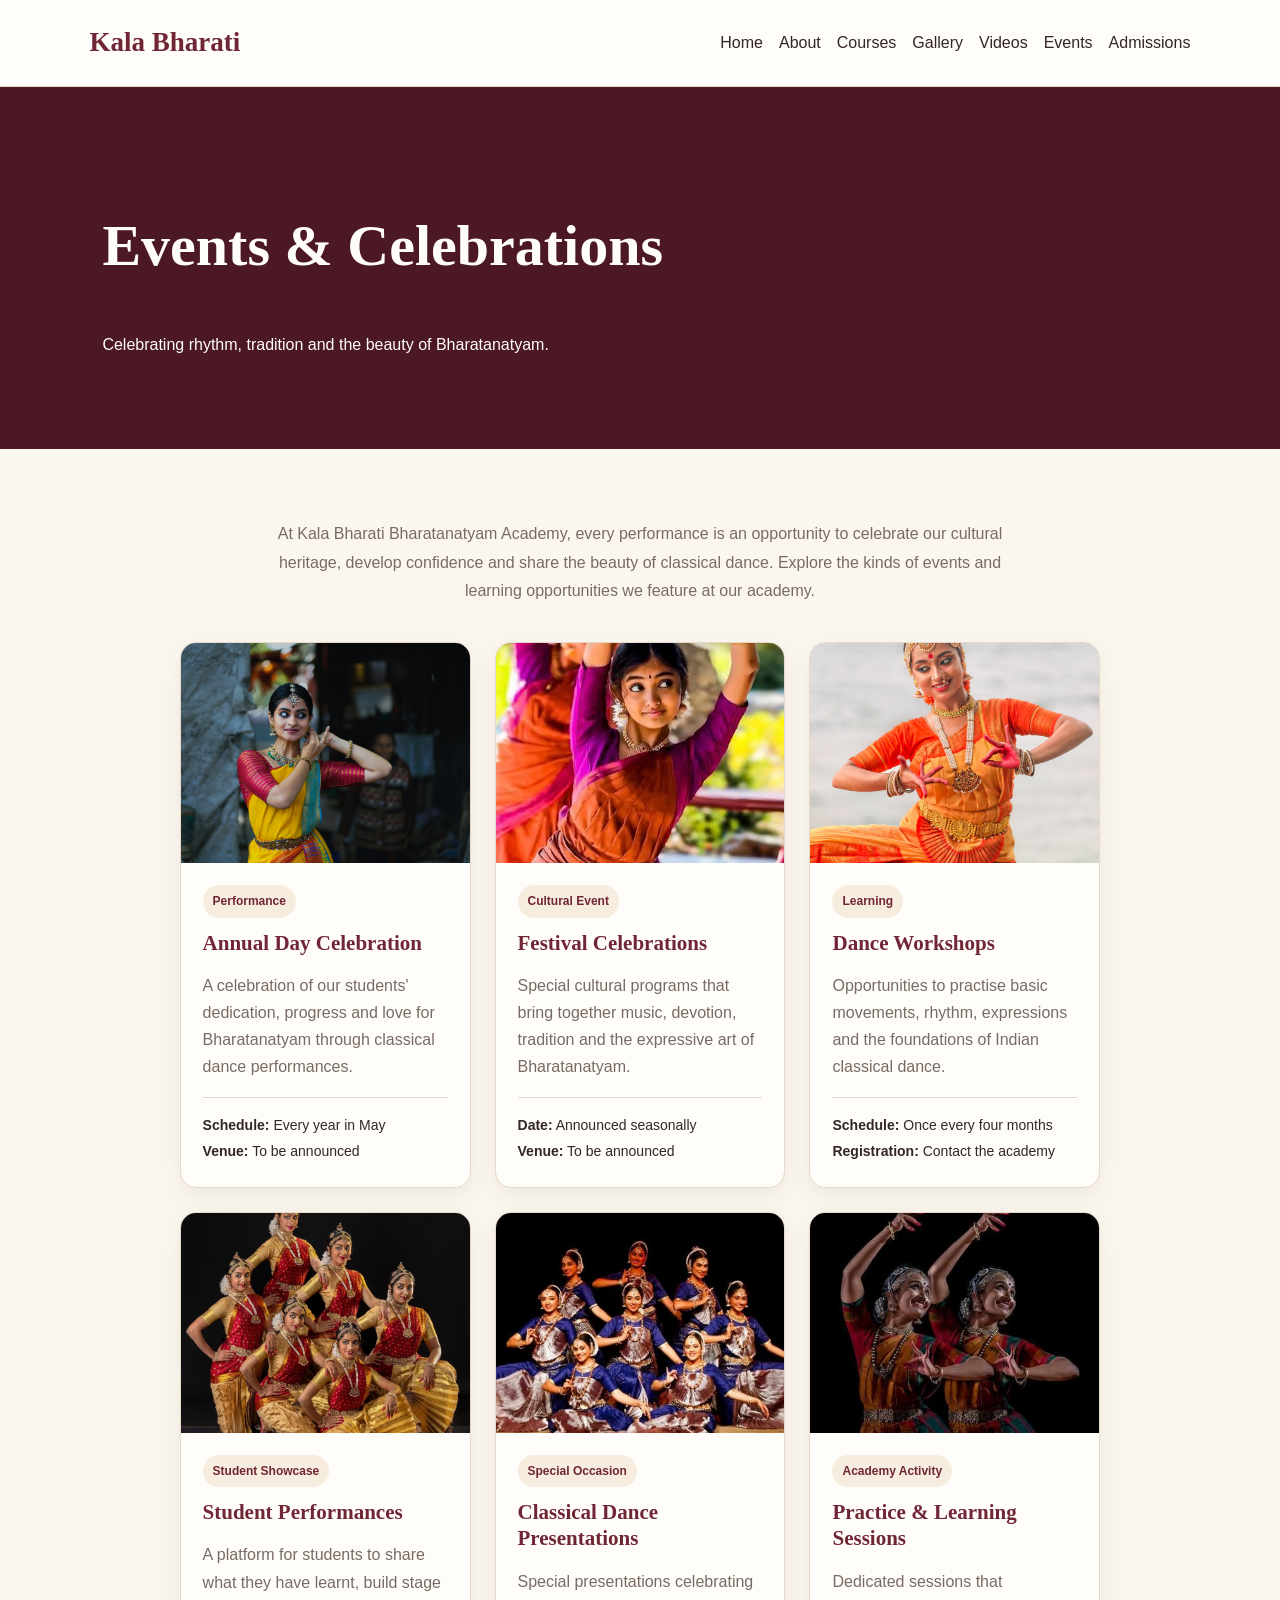
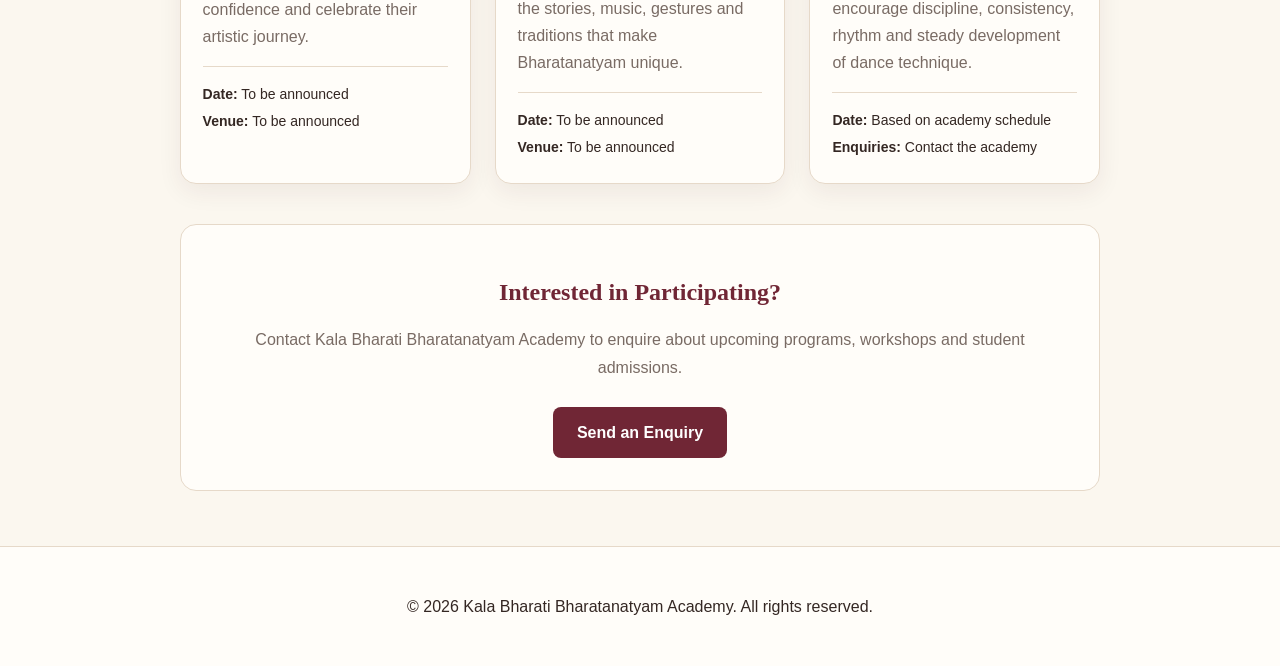
<file: pages/events.html>
<!DOCTYPE html>
<html lang="en">
<head>
    <meta charset="UTF-8">
    <meta name="viewport" content="width=device-width, initial-scale=1.0">
    <title>Events | Kala Bharati Bharatanatyam Academy</title>
    <link rel="stylesheet" href="pages.css">

    <style>
        .events-intro {
            max-width: 760px;
            margin: 0 auto 36px;
            text-align: center;
            line-height: 1.8;
            color: var(--muted);
        }

        .events-grid {
            display: grid;
            grid-template-columns: repeat(3, minmax(0, 1fr));
            gap: 24px;
        }

        .event-card {
            overflow: hidden;
            background: var(--white);
            border: 1px solid var(--line);
            border-radius: 16px;
            box-shadow: 0 8px 24px rgba(75, 24, 36, 0.07);
            transition: transform 0.2s ease, box-shadow 0.2s ease;
        }

        .event-card:hover {
            transform: translateY(-4px);
            box-shadow: 0 14px 30px rgba(75, 24, 36, 0.12);
        }

        .event-card img {
            display: block;
            width: 100%;
            height: 220px;
            object-fit: cover;
        }

        .event-content {
            padding: 22px;
        }

        .event-type {
            display: inline-block;
            padding: 6px 10px;
            margin-bottom: 12px;
            border-radius: 20px;
            background: #f7eddf;
            color: var(--maroon);
            font-size: 12px;
            font-weight: 700;
        }

        .event-content h2 {
            margin: 0 0 12px;
            color: var(--maroon);
            font-size: 21px;
        }

        .event-content p {
            line-height: 1.7;
            color: var(--muted);
        }

        .event-details {
            margin-top: 16px;
            padding-top: 14px;
            border-top: 1px solid var(--line);
            font-size: 14px;
            line-height: 1.9;
        }

        .event-cta {
            margin-top: 40px;
            padding: 32px;
            text-align: center;
            background: var(--white);
            border: 1px solid var(--line);
            border-radius: 16px;
        }

        .event-cta p {
            color: var(--muted);
            line-height: 1.7;
        }

        .event-cta a {
            display: inline-block;
            margin-top: 10px;
            padding: 12px 24px;
            border-radius: 8px;
            background: var(--maroon);
            color: white;
            text-decoration: none;
            font-weight: 700;
        }

        .event-cta a:hover {
            background: var(--maroon-dark);
        }

        @media (max-width: 900px) {
            .events-grid {
                grid-template-columns: repeat(2, minmax(0, 1fr));
            }
        }

        @media (max-width: 600px) {
            .events-grid {
                grid-template-columns: 1fr;
            }

            .event-content {
                padding: 18px;
            }

            .event-cta {
                padding: 24px;
            }
        }
    </style>
</head>

<body>

    <header class="site-header">
        <div class="brand">
            <a href="../index.html"
               style="color:inherit;text-decoration:none">
                Kala Bharati
            </a>
        </div>

        <nav aria-label="Main navigation">
            <a href="../index.html">Home</a>
            <a href="about.html">About</a>
            <a href="courses.html">Courses</a>
            <a href="gallery.html">Gallery</a>
            <a href="videos.html">Videos</a>
            <a href="events.html" aria-current="page">Events</a>
            <a href="admissions.html">Admissions</a>
        </nav>
    </header>

    <section class="page-hero">
        <h1>Events & Celebrations</h1>
        <p>Celebrating rhythm, tradition and the beauty of Bharatanatyam.</p>
    </section>

    <main class="content-section">

        <div class="events-intro">
            <p>
                At Kala Bharati Bharatanatyam Academy, every performance
                is an opportunity to celebrate our cultural heritage,
                develop confidence and share the beauty of classical dance.
                Explore the kinds of events and learning opportunities
                we feature at our academy.
            </p>
        </div>

        <div class="events-grid">

            <article class="event-card">
                <img
                    src="../images/dance1.jpg"
                    alt="Classical Bharatanatyam dance performance"
                    loading="lazy">

                <div class="event-content">
                    <span class="event-type">Performance</span>
                    <h2>Annual Day Celebration</h2>
                    <p>
                        A celebration of our students' dedication,
                        progress and love for Bharatanatyam through
                        classical dance performances.
                    </p>
                    <div class="event-details">
                        
<strong>Schedule:</strong> Every year in May<br>
<strong>Venue:</strong> To be announced

                    </div>
                </div>
            </article>

            <article class="event-card">
                <img
                    src="../images/dance2.jpg"
                    alt="Traditional Indian classical dance presentation"
                    loading="lazy">

                <div class="event-content">
                    <span class="event-type">Cultural Event</span>
                    <h2>Festival Celebrations</h2>
                    <p>
                        Special cultural programs that bring together
                        music, devotion, tradition and the expressive
                        art of Bharatanatyam.
                    </p>
                    <div class="event-details">
                        <strong>Date:</strong> Announced seasonally<br>
                        <strong>Venue:</strong> To be announced
                    </div>
                </div>
            </article>

            <article class="event-card">
                <img
                    src="../images/dance3.jpg"
                    alt="Bharatanatyam students learning classical dance"
                    loading="lazy">

                <div class="event-content">
                    <span class="event-type">Learning</span>
                    <h2>Dance Workshops</h2>
                    <p>
                        Opportunities to practise basic movements,
                        rhythm, expressions and the foundations
                        of Indian classical dance.
                    </p>
                    <div class="event-details">
                        
<strong>Schedule:</strong> Once every four months<br>
<strong>Registration:</strong> Contact the academy

                    </div>
                </div>
            </article>

            <article class="event-card">
                <img
                    src="../images/dance4.jpg"
                    alt="Bharatanatyam students performing on stage"
                    loading="lazy">

                <div class="event-content">
                    <span class="event-type">Student Showcase</span>
                    <h2>Student Performances</h2>
                    <p>
                        A platform for students to share what they have
                        learnt, build stage confidence and celebrate
                        their artistic journey.
                    </p>
                    <div class="event-details">
                        <strong>Date:</strong> To be announced<br>
                        <strong>Venue:</strong> To be announced
                    </div>
                </div>
            </article>

            <article class="event-card">
                <img
                    src="../images/dance5.jpg"
                    alt="Traditional Bharatanatyam costume and performance"
                    loading="lazy">

                <div class="event-content">
                    <span class="event-type">Special Occasion</span>
                    <h2>Classical Dance Presentations</h2>
                    <p>
                        Special presentations celebrating the stories,
                        music, gestures and traditions that make
                        Bharatanatyam unique.
                    </p>
                    <div class="event-details">
                        <strong>Date:</strong> To be announced<br>
                        <strong>Venue:</strong> To be announced
                    </div>
                </div>
            </article>

            <article class="event-card">
                <img
                    src="../images/dance6.jpg"
                    alt="Classical Indian dance practice"
                    loading="lazy">

                <div class="event-content">
                    <span class="event-type">Academy Activity</span>
                    <h2>Practice & Learning Sessions</h2>
                    <p>
                        Dedicated sessions that encourage discipline,
                        consistency, rhythm and steady development
                        of dance technique.
                    </p>
                    <div class="event-details">
                        <strong>Date:</strong> Based on academy schedule<br>
                        <strong>Enquiries:</strong> Contact the academy
                    </div>
                </div>
            </article>

        </div>

        <section class="event-cta">
            <h2>Interested in Participating?</h2>
            <p>
                Contact Kala Bharati Bharatanatyam Academy to enquire
                about upcoming programs, workshops and student admissions.
            </p>
            <a href="admissions.html">Send an Enquiry</a>
        </section>

    </main>

    <footer class="site-footer">
        <p>
            © 2026 Kala Bharati Bharatanatyam Academy.
            All rights reserved.
        </p>
    </footer>

</body>
</html>
</file>
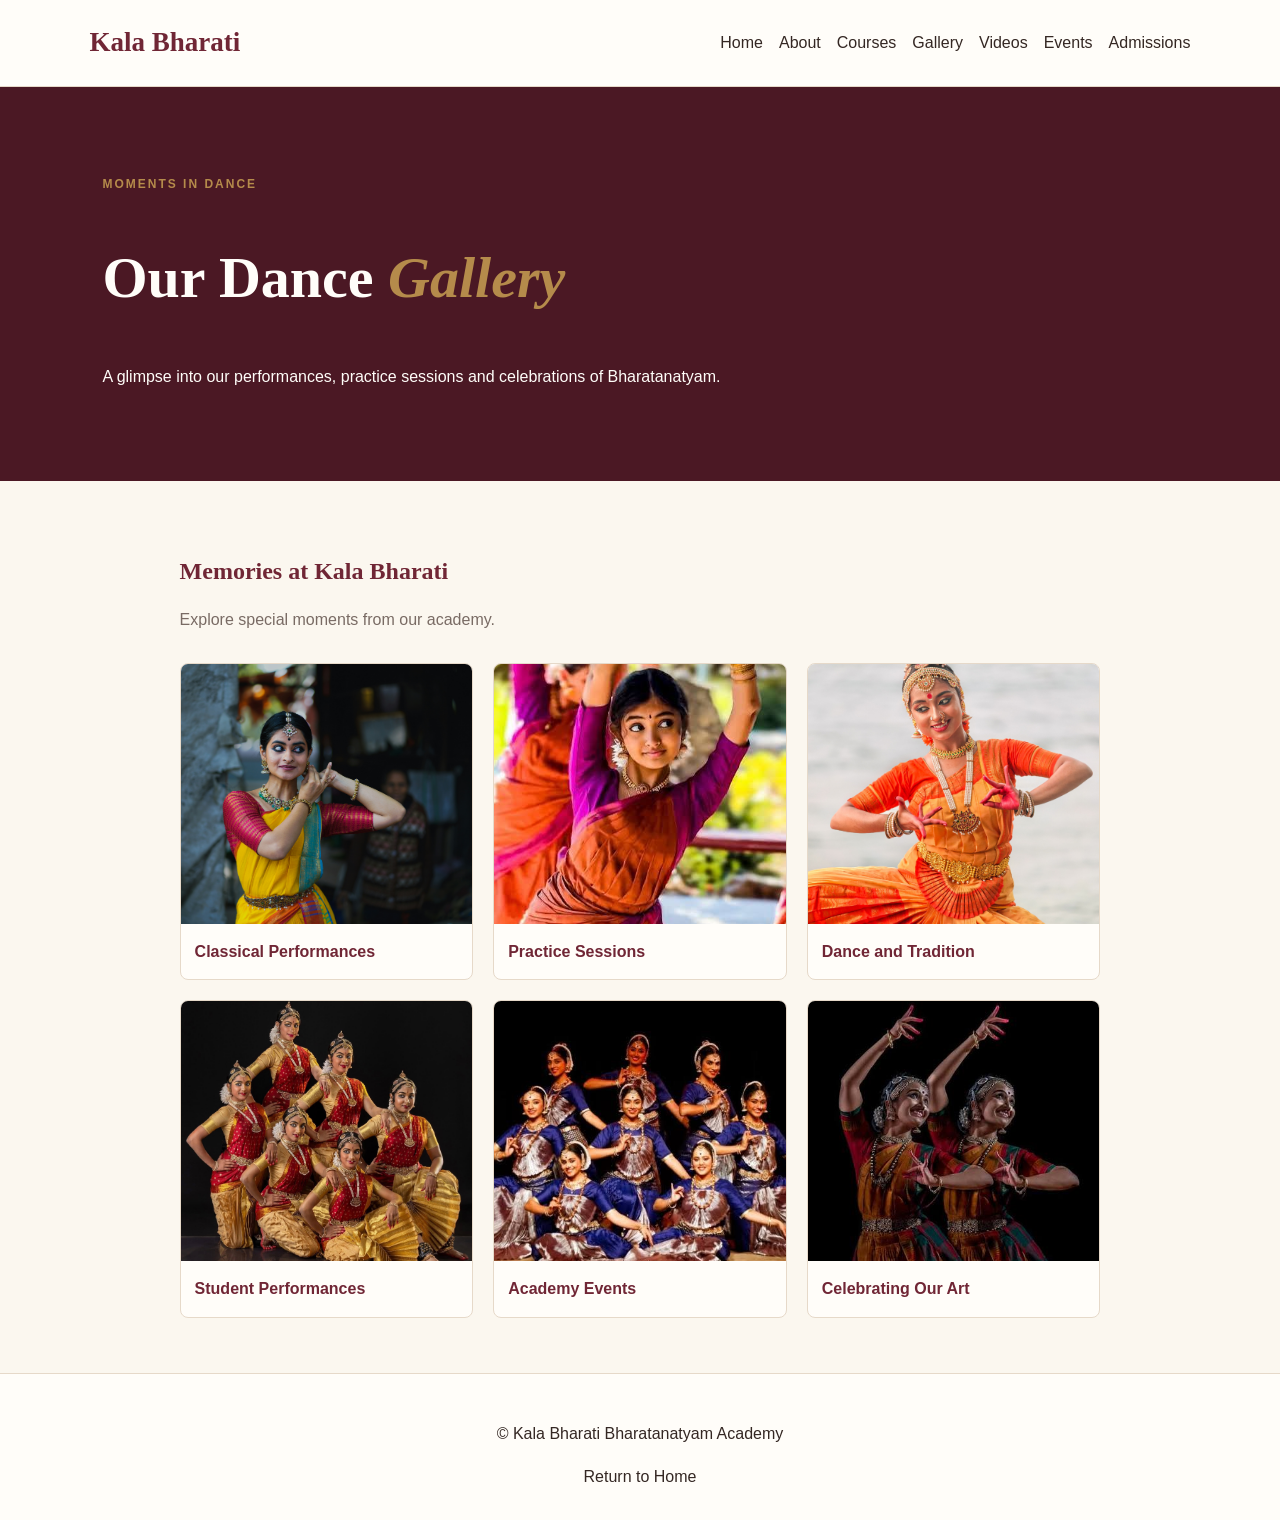
<file: pages/gallery.html>
<!DOCTYPE html>
<html lang="en">
<head>
  <meta charset="UTF-8">
  <meta name="viewport" content="width=device-width, initial-scale=1.0">
  <title>Dance Gallery | Kala Bharati</title>
  <link rel="stylesheet" href="pages.css">

  <style>
    .gallery-grid {
      display: grid;
      grid-template-columns: repeat(3, minmax(0, 1fr));
      gap: 20px;
      margin-top: 30px;
    }

    .gallery-card {
      margin: 0;
      overflow: hidden;
      background: var(--white);
      border: 1px solid var(--line);
      border-radius: 8px;
    }

    .gallery-card img {
      display: block;
      width: 100%;
      height: 260px;
      object-fit: cover;
      transition: transform 0.3s ease;
    }

    .gallery-card:hover img {
      transform: scale(1.04);
    }

    .gallery-card figcaption {
      padding: 14px;
      color: var(--maroon);
      font-weight: bold;
    }

    .gallery-note {
      color: var(--muted);
    }

    @media (max-width: 700px) {
      .gallery-grid {
        grid-template-columns: repeat(2, minmax(0, 1fr));
      }

      .gallery-card img {
        height: 190px;
      }
    }

    @media (max-width: 450px) {
      .gallery-grid {
        grid-template-columns: 1fr;
      }
    }
  </style>
</head>

<body>
  <header class="site-header">
    <a class="brand" href="../index.html">Kala Bharati</a>
    <nav>
      <a href="../index.html">Home</a>
      <a href="about.html">About</a>
      <a href="courses.html">Courses</a>
      <a href="gallery.html">Gallery</a>
      <a href="videos.html">Videos</a>
      <a href="events.html">Events</a>
      <a href="admissions.html">Admissions</a>
    </nav>
  </header>

  <main>
    <section class="page-hero">
      <p class="eyebrow">MOMENTS IN DANCE</p>
      <h1>Our Dance <em>Gallery</em></h1>
      <p>
        A glimpse into our performances, practice sessions
        and celebrations of Bharatanatyam.
      </p>
    </section>

    <section class="content-section">
      <h2>Memories at Kala Bharati</h2>
      <p class="gallery-note">
        Explore special moments from our academy.
      </p>

      <div class="gallery-grid">
        <figure class="gallery-card">
          <img src="../images/dance1.jpg"
               alt="Bharatanatyam performance"
               loading="lazy">
          <figcaption>Classical Performances</figcaption>
        </figure>

        <figure class="gallery-card">
          <img src="../images/dance2.jpg"
               alt="Bharatanatyam practice session"
               loading="lazy">
          <figcaption>Practice Sessions</figcaption>
        </figure>

        <figure class="gallery-card">
          <img src="../images/dance3.jpg"
               alt="Traditional Bharatanatyam costume"
               loading="lazy">
          <figcaption>Dance and Tradition</figcaption>
        </figure>

        <figure class="gallery-card">
          <img src="../images/dance4.jpg"
               alt="Students performing classical dance"
               loading="lazy">
          <figcaption>Student Performances</figcaption>
        </figure>

        <figure class="gallery-card">
          <img src="../images/dance5.jpg"
               alt="Classical dance event"
               loading="lazy">
          <figcaption>Academy Events</figcaption>
        </figure>

        <figure class="gallery-card">
          <img src="../images/dance6.jpg"
               alt="Bharatanatyam dance celebration"
               loading="lazy">
          <figcaption>Celebrating Our Art</figcaption>
        </figure>
      </div>
    </section>
  </main>

  <footer class="site-footer">
    <p>© Kala Bharati Bharatanatyam Academy</p>
    <a href="../index.html">Return to Home</a>
  </footer>
</body>
</html>
</file>
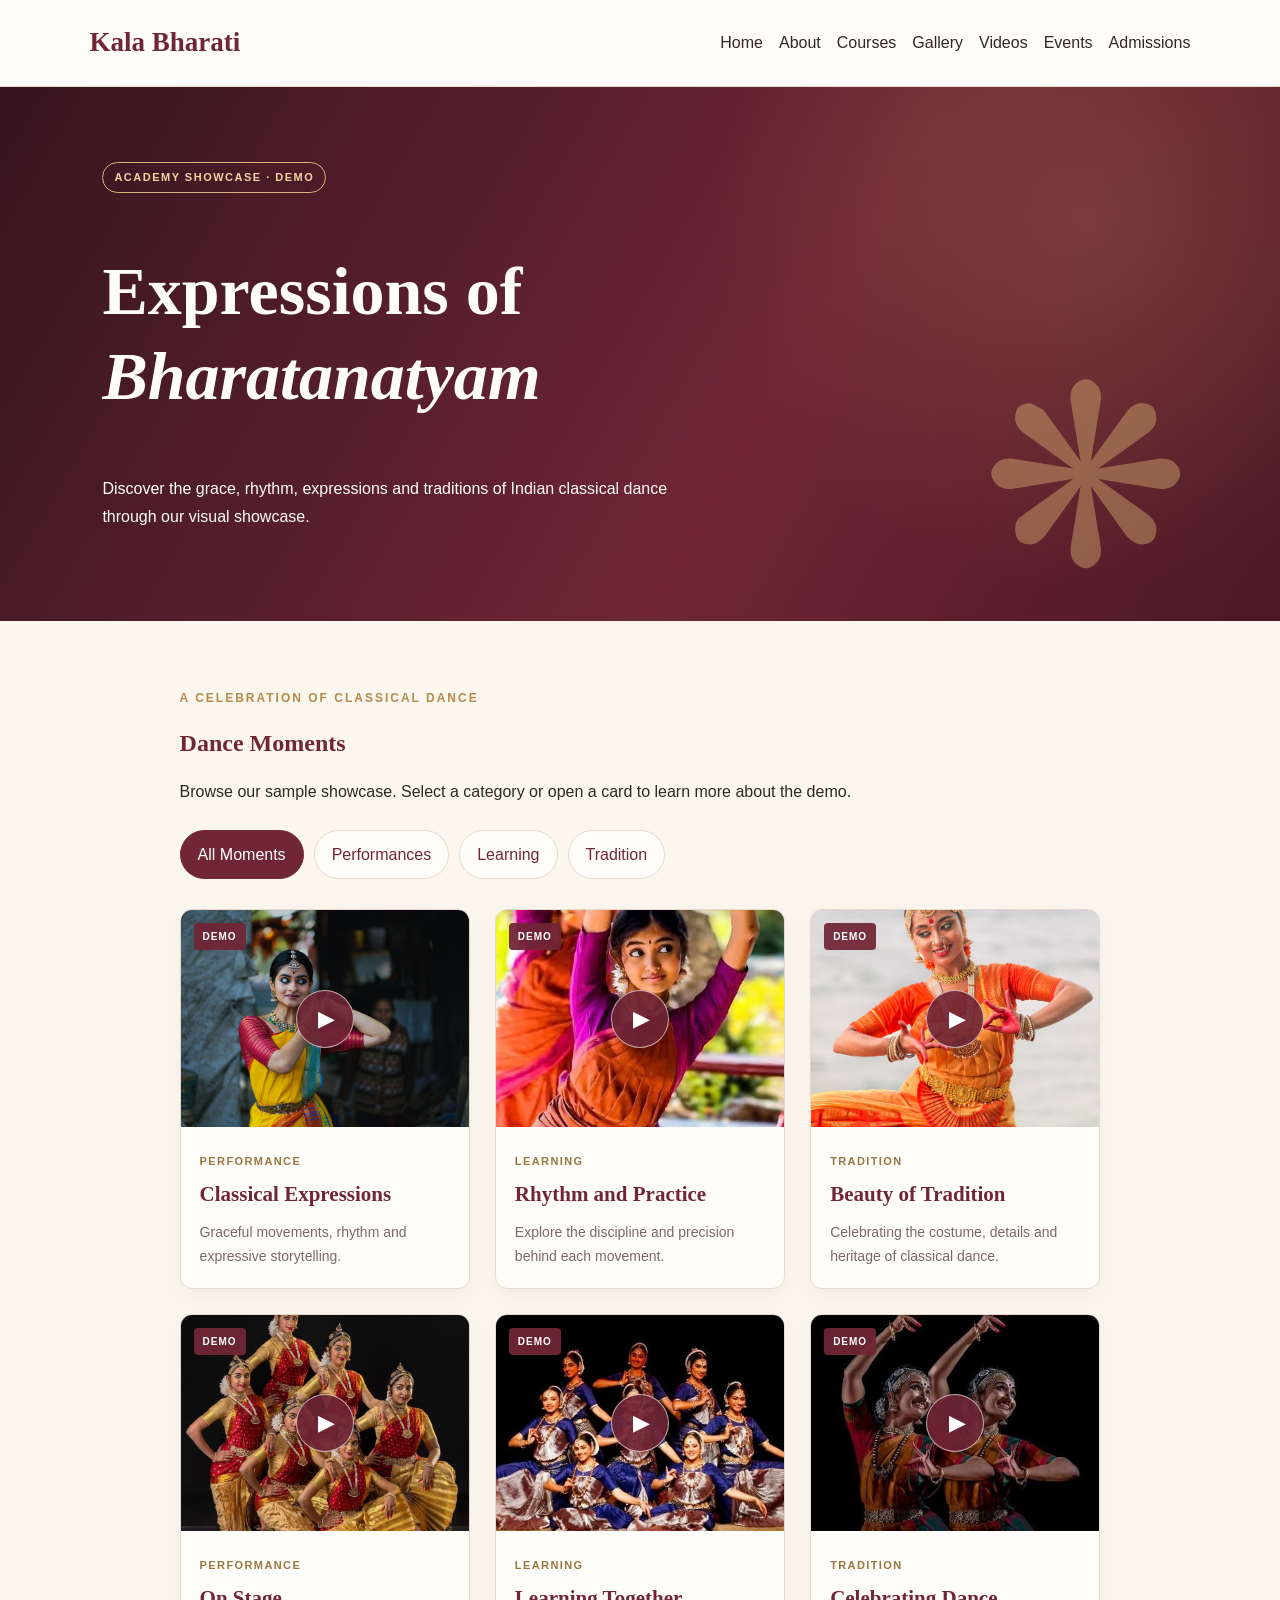
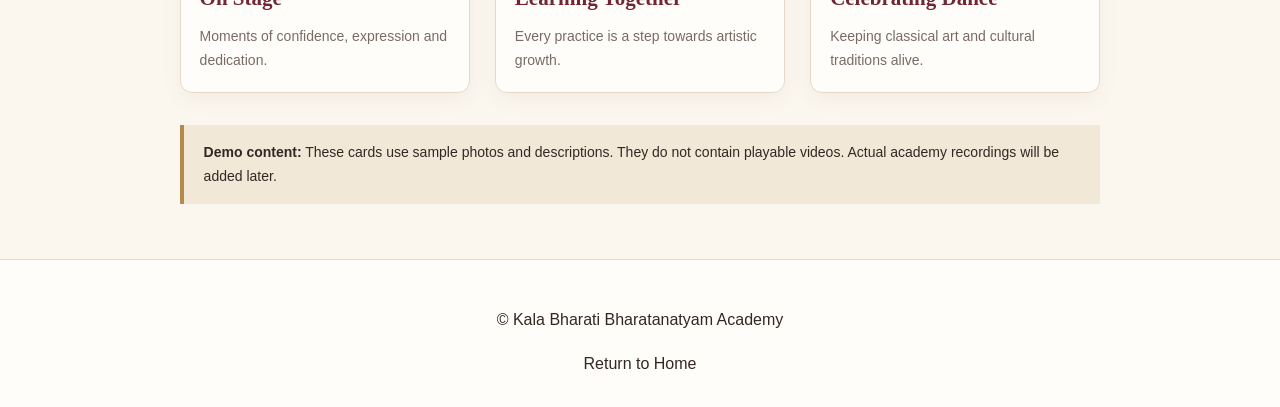
<file: pages/videos.html>
<!DOCTYPE html>
<html lang="en">
<head>
  <meta charset="UTF-8">
  <meta name="viewport" content="width=device-width, initial-scale=1.0">

  <title>Dance Videos | Kala Bharati</title>
  <link rel="stylesheet" href="pages.css">

  <style>
    /* Page introduction */
    .video-hero {
      position: relative;
      overflow: hidden;
      padding: 75px 8%;
      color: var(--white);
      background:
        radial-gradient(circle at 85% 25%, #98634a66, transparent 32%),
        linear-gradient(120deg, #35151f, #702635 60%, #4b1824);
    }

    .video-hero::after {
      content: "❋";
      position: absolute;
      right: 7%;
      bottom: -70px;
      color: #e4bd7966;
      font-size: 250px;
      animation: slowRotate 25s linear infinite;
      pointer-events: none;
    }

    .video-hero h1 {
      position: relative;
      z-index: 1;
      max-width: 700px;
      font-size: clamp(38px, 6vw, 68px);
      animation: fadeUp 0.8s ease both;
    }

    .video-hero p {
      position: relative;
      z-index: 1;
      max-width: 620px;
    }

    .demo-label {
      display: inline-block;
      padding: 5px 11px;
      border: 1px solid #d7b477;
      border-radius: 30px;
      color: #f0d4a1;
      font-size: 11px;
      font-weight: bold;
      letter-spacing: 1.5px;
    }

    /* Filters */
    .video-filters {
      display: flex;
      flex-wrap: wrap;
      gap: 10px;
      margin: 25px 0 30px;
    }

    .filter-btn {
      padding: 10px 17px;
      border: 1px solid var(--line);
      border-radius: 30px;
      background: var(--white);
      color: var(--maroon);
      font: inherit;
      cursor: pointer;
      transition: background 0.25s, color 0.25s,
                  transform 0.25s;
    }

    .filter-btn:hover {
      transform: translateY(-2px);
    }

    .filter-btn.active {
      background: var(--maroon);
      color: white;
      border-color: var(--maroon);
    }

    /* Video card grid */
    .video-grid {
      display: grid;
      grid-template-columns: repeat(3, minmax(0, 1fr));
      gap: 25px;
    }

    .dance-card {
      overflow: hidden;
      background: var(--white);
      border: 1px solid var(--line);
      border-radius: 12px;
      box-shadow: 0 7px 22px #4b18240d;
      animation: fadeUp 0.65s ease both;
      transition: transform 0.3s ease, box-shadow 0.3s ease;
    }

    .dance-card:hover {
      transform: translateY(-7px);
      box-shadow: 0 16px 32px #4b182422;
    }

    .dance-card[hidden] {
      display: none;
    }

    .dance-thumbnail {
      position: relative;
      overflow: hidden;
      aspect-ratio: 4 / 3;
      background: #29151c;
    }

    .dance-thumbnail img {
      display: block;
      width: 100%;
      height: 100%;
      object-fit: cover;
      transition: transform 0.6s ease;
    }

    .dance-card:hover .dance-thumbnail img {
      transform: scale(1.08);
    }

    .demo-badge {
      position: absolute;
      top: 13px;
      left: 13px;
      padding: 5px 9px;
      border-radius: 4px;
      background: #702635eF;
      color: white;
      font-size: 10px;
      font-weight: bold;
      letter-spacing: 1px;
    }

    .play-button {
      position: absolute;
      top: 50%;
      left: 50%;
      display: grid;
      place-items: center;
      width: 58px;
      height: 58px;
      padding: 0 0 0 4px;
      border: 1px solid #ffffff99;
      border-radius: 50%;
      background: #702635e8;
      color: white;
      font-size: 22px;
      cursor: pointer;
      transform: translate(-50%, -50%);
      transition: background 0.25s, transform 0.25s;
    }

    .play-button:hover {
      background: #4b1824;
      transform: translate(-50%, -50%) scale(1.12);
    }

    .dance-info {
      padding: 19px;
    }

    .dance-category {
      color: #9a7742;
      font-size: 11px;
      font-weight: bold;
      letter-spacing: 1.4px;
      text-transform: uppercase;
    }

    .dance-info h3 {
      margin: 8px 0;
      color: var(--maroon);
      font-size: 21px;
    }

    .dance-info p {
      margin-bottom: 0;
      color: var(--muted);
      font-size: 14px;
    }

    .demo-note {
      margin-top: 32px;
      padding: 16px 20px;
      border-left: 4px solid var(--gold);
      background: var(--cream);
      color: var(--ink);
      font-size: 14px;
    }

    /* Preview popup */
    .preview-modal {
      position: fixed;
      inset: 0;
      z-index: 1000;
      display: none;
      align-items: center;
      justify-content: center;
      padding: 20px;
      background: #1b1015d9;
      backdrop-filter: blur(5px);
    }

    .preview-modal.open {
      display: flex;
      animation: modalFade 0.25s ease;
    }

    .preview-box {
      position: relative;
      width: min(520px, 100%);
      overflow: hidden;
      border-radius: 14px;
      background: var(--ivory);
      box-shadow: 0 25px 80px #0006;
      animation: fadeUp 0.3s ease;
    }

    .preview-box img {
      display: block;
      width: 100%;
      max-height: 330px;
      object-fit: cover;
    }

    .preview-content {
      padding: 25px;
    }

    .preview-content h2 {
      color: var(--maroon);
    }

    .preview-content p {
      color: var(--muted);
    }

    .close-preview {
      position: absolute;
      top: 12px;
      right: 12px;
      width: 40px;
      height: 40px;
      border: 0;
      border-radius: 50%;
      background: white;
      color: var(--maroon);
      font-size: 25px;
      cursor: pointer;
    }

    .preview-link {
      display: inline-block;
      margin-top: 10px;
      padding: 11px 17px;
      border-radius: 5px;
      background: var(--maroon);
      color: white;
    }

    .preview-link:hover {
      background: var(--maroon-dark);
    }

    @keyframes fadeUp {
      from {
        opacity: 0;
        transform: translateY(18px);
      }
      to {
        opacity: 1;
        transform: translateY(0);
      }
    }

    @keyframes slowRotate {
      to { transform: rotate(360deg); }
    }

    @keyframes modalFade {
      from { opacity: 0; }
      to { opacity: 1; }
    }

    @media (max-width: 900px) {
      .video-grid {
        grid-template-columns: repeat(2, minmax(0, 1fr));
      }
    }

    @media (max-width: 580px) {
      .video-grid {
        grid-template-columns: 1fr;
      }

      .video-hero {
        padding: 55px 7%;
      }

      .dance-thumbnail {
        aspect-ratio: 5 / 3;
      }
    }

    @media (prefers-reduced-motion: reduce) {
      *, *::before, *::after {
        animation-duration: 0.01ms !important;
        animation-iteration-count: 1 !important;
        transition-duration: 0.01ms !important;
        scroll-behavior: auto !important;
      }
    }
  </style>
</head>

<body>

  <header class="site-header">
    <a class="brand" href="../index.html">Kala Bharati</a>
    <nav aria-label="Main navigation">
      <a href="../index.html">Home</a>
      <a href="about.html">About</a>
      <a href="courses.html">Courses</a>
      <a href="gallery.html">Gallery</a>
      <a href="videos.html">Videos</a>
      <a href="events.html">Events</a>
      <a href="admissions.html">Admissions</a>
    </nav>
  </header>

  <main>
    <section class="video-hero">
      <span class="demo-label">ACADEMY SHOWCASE · DEMO</span>
      <h1>Expressions of <em>Bharatanatyam</em></h1>
      <p>
        Discover the grace, rhythm, expressions and traditions
        of Indian classical dance through our visual showcase.
      </p>
    </section>

    <section class="content-section">
      <p class="eyebrow">A CELEBRATION OF CLASSICAL DANCE</p>
      <h2>Dance Moments</h2>
      <p>
        Browse our sample showcase. Select a category or open
        a card to learn more about the demo.
      </p>

      <div class="video-filters" aria-label="Filter dance cards">
        <button class="filter-btn active" data-filter="all"
                aria-pressed="true">All Moments</button>
        <button class="filter-btn" data-filter="performance"
                aria-pressed="false">Performances</button>
        <button class="filter-btn" data-filter="learning"
                aria-pressed="false">Learning</button>
        <button class="filter-btn" data-filter="tradition"
                aria-pressed="false">Tradition</button>
      </div>

      <div class="video-grid">

        <article class="dance-card" data-category="performance">
          <div class="dance-thumbnail">
            <img src="../images/dance1.jpg"
                 alt="Bharatanatyam performance sample"
                 loading="lazy">
            <span class="demo-badge">DEMO</span>
            <button class="play-button" aria-label="Preview Classical Expressions"
                    data-title="Classical Expressions"
                    data-image="../images/dance1.jpg"
                    data-description="A sample showcase card for a Bharatanatyam stage performance. Replace this demo with a real academy video when available.">▶</button>
          </div>
          <div class="dance-info">
            <span class="dance-category">Performance</span>
            <h3>Classical Expressions</h3>
            <p>Graceful movements, rhythm and expressive storytelling.</p>
          </div>
        </article>

        <article class="dance-card" data-category="learning">
          <div class="dance-thumbnail">
            <img src="../images/dance2.jpg"
                 alt="Bharatanatyam practice sample"
                 loading="lazy">
            <span class="demo-badge">DEMO</span>
            <button class="play-button" aria-label="Preview Rhythm and Practice"
                    data-title="Rhythm and Practice"
                    data-image="../images/dance2.jpg"
                    data-description="A sample card for practice sessions and dance learning. No video is attached to this demo yet.">▶</button>
          </div>
          <div class="dance-info">
            <span class="dance-category">Learning</span>
            <h3>Rhythm and Practice</h3>
            <p>Explore the discipline and precision behind each movement.</p>
          </div>
        </article>

        <article class="dance-card" data-category="tradition">
          <div class="dance-thumbnail">
            <img src="../images/dance3.jpg"
                 alt="Traditional Bharatanatyam costume sample"
                 loading="lazy">
            <span class="demo-badge">DEMO</span>
            <button class="play-button" aria-label="Preview Beauty of Tradition"
                    data-title="Beauty of Tradition"
                    data-image="../images/dance3.jpg"
                    data-description="A sample showcase celebrating traditional dance attire, jewellery and artistic heritage.">▶</button>
          </div>
          <div class="dance-info">
            <span class="dance-category">Tradition</span>
            <h3>Beauty of Tradition</h3>
            <p>Celebrating the costume, details and heritage of classical dance.</p>
          </div>
        </article>

        <article class="dance-card" data-category="performance">
          <div class="dance-thumbnail">
            <img src="../images/dance4.jpg"
                 alt="Classical dance stage sample"
                 loading="lazy">
            <span class="demo-badge">DEMO</span>
            <button class="play-button" aria-label="Preview On Stage"
                    data-title="On Stage"
                    data-image="../images/dance4.jpg"
                    data-description="A sample card for academy performances and stage appearances. Add your own event recording here later.">▶</button>
          </div>
          <div class="dance-info">
            <span class="dance-category">Performance</span>
            <h3>On Stage</h3>
            <p>Moments of confidence, expression and dedication.</p>
          </div>
        </article>

        <article class="dance-card" data-category="learning">
          <div class="dance-thumbnail">
            <img src="../images/dance5.jpg"
                 alt="Dance workshop sample"
                 loading="lazy">
            <span class="demo-badge">DEMO</span>
            <button class="play-button" aria-label="Preview Learning Together"
                    data-title="Learning Together"
                    data-image="../images/dance5.jpg"
                    data-description="A sample card for classes, workshops and shared learning experiences.">▶</button>
          </div>
          <div class="dance-info">
            <span class="dance-category">Learning</span>
            <h3>Learning Together</h3>
            <p>Every practice is a step towards artistic growth.</p>
          </div>
        </article>

        <article class="dance-card" data-category="tradition">
          <div class="dance-thumbnail">
            <img src="../images/dance6.jpg"
                 alt="Indian classical dance celebration sample"
                 loading="lazy">
            <span class="demo-badge">DEMO</span>
            <button class="play-button" aria-label="Preview Celebrating Dance"
                    data-title="Celebrating Dance"
                    data-image="../images/dance6.jpg"
                    data-description="A sample showcase for dance celebrations and special academy occasions. Replace this text with details of a real event when available.">▶</button>
          </div>
          <div class="dance-info">
            <span class="dance-category">Tradition</span>
            <h3>Celebrating Dance</h3>
            <p>Keeping classical art and cultural traditions alive.</p>
          </div>
        </article>

      </div>

      <div class="demo-note">
        <strong>Demo content:</strong> These cards use sample photos and
        descriptions. They do not contain playable videos. Actual
        academy recordings will be added later.
      </div>
    </section>
  </main>

  <div class="preview-modal" id="previewModal"
       role="dialog" aria-modal="true"
       aria-labelledby="previewTitle" aria-hidden="true">
    <div class="preview-box">
      <button class="close-preview" id="closePreview"
              aria-label="Close preview">×</button>
      <img id="previewImage" src="../images/dance1.jpg"
           alt="Dance preview">
      <div class="preview-content">
        <span class="demo-label"
              style="background:var(--maroon)">DEMO PREVIEW</span>
        <h2 id="previewTitle">Sample dance preview</h2>
        <p id="previewDescription"></p>
        <p><strong>This is a visual preview, not a video player.</strong></p>
      </div>
    </div>
  </div>

  <footer class="site-footer">
    <p>© Kala Bharati Bharatanatyam Academy</p>
    <a href="../index.html">Return to Home</a>
  </footer>

  <script>
    // Category filters
    const filterButtons = document.querySelectorAll(".filter-btn");
    const danceCards = document.querySelectorAll(".dance-card");

    filterButtons.forEach(button => {
      button.addEventListener("click", () => {
        const selectedCategory = button.dataset.filter;

        filterButtons.forEach(item => {
          const isActive = item === button;
          item.classList.toggle("active", isActive);
          item.setAttribute("aria-pressed", String(isActive));
        });

        danceCards.forEach(card => {
          const shouldShow =
            selectedCategory === "all" ||
            card.dataset.category === selectedCategory;

          card.hidden = !shouldShow;

          if (shouldShow) {
            card.style.animation = "none";
            void card.offsetWidth;
            card.style.animation = "";
          }
        });
      });
    });

    // Demo preview popup
    const modal = document.getElementById("previewModal");
    const closeButton = document.getElementById("closePreview");
    const previewImage = document.getElementById("previewImage");
    const previewTitle = document.getElementById("previewTitle");
    const previewDescription =
      document.getElementById("previewDescription");

    let previousFocus = null;

    document.querySelectorAll(".play-button").forEach(button => {
      button.addEventListener("click", () => {
        previousFocus = button;

        previewTitle.textContent = button.dataset.title;
        previewImage.src = button.dataset.image;
        previewDescription.textContent =
          button.dataset.description;

        modal.classList.add("open");
        modal.setAttribute("aria-hidden", "false");
        document.body.style.overflow = "hidden";
        closeButton.focus();
      });
    });

    function closeModal() {
      modal.classList.remove("open");
      modal.setAttribute("aria-hidden", "true");
      document.body.style.overflow = "";

      if (previousFocus) previousFocus.focus();
    }

    closeButton.addEventListener("click", closeModal);

    modal.addEventListener("click", event => {
      if (event.target === modal) closeModal();
    });

    document.addEventListener("keydown", event => {
      if (event.key === "Escape" && modal.classList.contains("open")) {
        closeModal();
      }
    });
  </script>

</body>
</html>
</file>
<file: style.css>
:root {
  --maroon: #702635;
  --maroon-dark: #4b1824;
  --gold: #b58b4b;
  --ivory: #fbf7ef;
  --cream: #f2e8d8;
  --ink: #342723;
  --muted: #796b64;
  --line: #e6d9c9;
  --white: #fffdf9;
  --serif: "Cormorant Garamond", Georgia, serif;
  --sans: "DM Sans", Arial, sans-serif;
}

* {
  box-sizing: border-box;
}

html {
  scroll-behavior: smooth;
  scroll-padding-top: 90px;
}

body {
  margin: 0;
  background: var(--ivory);
  color: var(--ink);
  font-family: var(--sans);
  line-height: 1.7;
}

a {
  color: inherit;
  text-decoration: none;
}

button, input, select {
  font: inherit;
}

button, a {
  -webkit-tap-highlight-color: transparent;
}

a:focus-visible, button:focus-visible,
input:focus-visible, select:focus-visible {
  outline: 2px solid var(--gold);
  outline-offset: 4px;
}

::selection {
  background: var(--maroon);
  color: white;
}

/* Navigation */

.header {
  min-height: 84px;
  padding: 15px 7%;
  display: flex;
  align-items: center;
  justify-content: space-between;
  gap: 25px;
  background: var(--white);
  border-bottom: 1px solid var(--line);
  position: sticky;
  top: 0;
  z-index: 10;
}

.brand {
  display: flex;
  align-items: center;
  gap: 10px;
  color: var(--maroon);
  font-family: var(--serif);
  font-size: 23px;
  font-weight: 700;
  letter-spacing: 1px;
  line-height: 1.1;
}

.brand-symbol {
  color: var(--gold);
  font-size: 34px;
}

.brand small {
  display: block;
  margin-top: 5px;
  font-family: var(--sans);
  font-size: 8px;
  letter-spacing: 2px;
}

.navigation {
  display: flex;
  align-items: center;
  gap: 24px;
  font-size: 12px;
}

.navigation a:not(.nav-button):hover,
.footer-links a:hover {
  color: var(--maroon);
}

.nav-button {
  padding: 11px 16px;
  color: white;
  background: var(--maroon);
}

.nav-button:hover {
  background: var(--maroon-dark);
}

.menu-toggle {
  display: none;
  padding: 8px 12px;
  background: transparent;
  border: 1px solid var(--line);
  color: var(--maroon);
  cursor: pointer;
}

/* Hero */

.hero {
  position: relative;
  min-height: 620px;
  display: flex;
  align-items: center;
  overflow: hidden;
  background: var(--maroon-dark);
  color: white;
}

.hero-image {
  position: absolute;
  inset: 0 0 0 36%;
  background-image:
    linear-gradient(90deg, var(--maroon-dark), rgba(75,24,36,.72) 30%, rgba(75,24,36,.1)),
    linear-gradient(0deg, rgba(38,13,20,.3), transparent),
    url("images/background.png");
  background-position: center;
  background-size: cover;
  filter: saturate(.7);
}

.hero-content {
  position: relative;
  z-index: 1;
  width: min(680px, 85%);
  padding: 75px 0 85px 10%;
}

.eyebrow {
  color: var(--gold);
  font-size: 10px;
  font-weight: 700;
  letter-spacing: 2px;
}

.hero h1, h2 {
  font-family: var(--serif);
  font-weight: 500;
  line-height: 1.06;
  letter-spacing: -.5px;
}

.hero h1 {
  font-size: clamp(50px, 6.5vw, 82px);
  margin: 22px 0;
}

.hero h1 em, h2 em {
  color: var(--gold);
  font-weight: 500;
}

.hero-description {
  max-width: 430px;
  color: #f0e4df;
  font-size: 13px;
}

.hero-actions {
  display: flex;
  flex-wrap: wrap;
  align-items: center;
  gap: 22px;
  margin-top: 30px;
}

.button {
  display: inline-flex;
  justify-content: center;
  align-items: center;
  padding: 13px 20px;
  border: 1px solid transparent;
  font-size: 12px;
  font-weight: 700;
  cursor: pointer;
  transition: background .2s, transform .2s;
}

.button:hover {
  transform: translateY(-2px);
}

.button-gold {
  background: var(--gold);
  color: #241913;
}

.button-gold:hover {
  background: #d4b47c;
}

.text-link {
  color: var(--gold);
  font-size: 12px;
  border-bottom: 1px solid var(--gold);
  padding-bottom: 3px;
}

.hero-note {
  margin-top: 48px;
  font-size: 9px;
  letter-spacing: 1.5px;
  color: #eee1d8;
}

.hero-note span {
  color: var(--gold);
  margin-right: 7px;
}

.hero-caption {
  position: absolute;
  right: 5%;
  bottom: 25px;
  font-size: 9px;
  letter-spacing: 1.5px;
}

/* Shared sections */

.section {
  padding: 85px 10%;
}

.section-heading {
  display: flex;
  align-items: end;
  justify-content: space-between;
  gap: 25px;
  margin-bottom: 35px;
}

.section-heading h2,
.welcome h2,
.booking h2 {
  font-size: clamp(37px, 4vw, 54px);
  margin: 8px 0 0;
}

.section-heading > p {
  color: var(--muted);
  font-size: 12px;
  max-width: 245px;
}

.section-label {
  text-align: center;
}

.ornament {
  color: var(--gold);
  font-size: 30px;
}

.welcome {
  display: grid;
  grid-template-columns: .7fr 1.4fr .9fr;
  align-items: start;
  gap: 35px;
  background: var(--white);
  border-bottom: 1px solid var(--line);
}

.welcome-content > p {
  color: var(--muted);
  font-size: 13px;
}

.welcome-content > p:first-of-type {
  margin-top: 25px;
}

.welcome-note {
  padding: 22px;
  background: var(--cream);
  border-top: 3px solid var(--gold);
}

.note-symbol {
  color: var(--maroon);
  font-family: var(--serif);
  font-size: 45px;
  line-height: 1;
}

.welcome-note p {
  font-family: var(--serif);
  font-size: 23px;
  line-height: 1.4;
  color: var(--maroon);
}

/* Teachers */

.teachers {
  background: var(--ivory);
}

.teacher-grid {
  display: grid;
  grid-template-columns: repeat(3, minmax(0, 1fr));
  gap: 23px;
}

.teacher-card {
  background: var(--white);
  border: 1px solid var(--line);
  min-width: 0;
}


.teacher-image {
  height: 420px;
  background-size: contain;
  background-position: center;
  background-repeat: no-repeat;
  background-color: #2b1118;
}



.teacher-info {
  padding: 22px;
}

.teacher-role {
  color: var(--gold);
  font-size: 9px;
  font-weight: 700;
  letter-spacing: 1.5px;
}

.teacher-info h3 {
  color: var(--maroon);
  font-family: var(--serif);
  font-size: 25px;
  line-height: 1.2;
  margin: 8px 0;
}

.teacher-info p {
  color: var(--muted);
  font-size: 12px;
  margin-bottom: 0;
}

.small-note {
  color: var(--muted);
  font-size: 10px;
  margin-top: 20px;
}

/* Students */

.students {
  background: #f1e6d7;
}

.category-filters {
  display: flex;
  flex-wrap: wrap;
  gap: 9px;
  margin-bottom: 25px;
}

.category-btn {
  padding: 10px 16px;
  border: 1px solid #d9c7b4;
  background: transparent;
  color: var(--maroon);
  font-size: 11px;
  cursor: pointer;
}

.category-btn:hover,
.category-btn.active {
  background: var(--maroon);
  border-color: var(--maroon);
  color: white;
}

.student-grid {
  display: grid;
  grid-template-columns: repeat(3, minmax(0, 1fr));
  gap: 15px;
}

.student-card {
  padding: 22px;
  background: var(--white);
  border: 1px solid var(--line);
  min-width: 0;
}

.student-card h3 {
  color: var(--maroon);
  font-family: var(--serif);
  font-size: 24px;
  margin: 0 0 5px;
}

.student-card .student-count {
  color: var(--gold);
  font-size: 11px;
  font-weight: 700;
}

.student-card ul {
  padding-left: 18px;
  margin-bottom: 0;
  color: var(--muted);
  font-size: 12px;
}

.student-card li {
  margin: 7px 0;
  overflow-wrap: anywhere;
}

.privacy-note {
  font-size: 11px;
  color: var(--muted);
  margin-top: 25px;
}

/* Timetable */

.schedule {
  background: var(--white);
}

.table-wrapper {
  overflow-x: auto;
}

table {
  border-collapse: collapse;
  width: 100%;
  min-width: 560px;
  text-align: left;
}

th, td {
  padding: 18px 14px;
  border-bottom: 1px solid var(--line);
  font-size: 12px;
}

th {
  color: var(--maroon);
  background: var(--cream);
  font-size: 9px;
  letter-spacing: 1px;
}

td {
  color: var(--muted);
}

td:first-child {
  color: var(--maroon);
  font-weight: 600;
}

/* Booking */

.booking {
  display: grid;
  grid-template-columns: 1fr .85fr;
  align-items: start;
  gap: 65px;
  background: var(--maroon-dark);
  color: white;
}

.booking h2 {
  margin: 20px 0;
}

.booking h2 em {
  color: #d8b779;
}

.booking-intro > p:not(.eyebrow) {
  color: #e1d2cd;
  font-size: 13px;
  max-width: 420px;
}

.booking-detail {
  display: flex;
  align-items: start;
  gap: 14px;
  margin-top: 28px;
}

.booking-detail > span {
  color: var(--gold);
}

.booking-detail strong {
  font-size: 12px;
}

.booking-detail p {
  color: #d4c3bd;
  font-size: 11px;
  margin: 5px 0;
}

.booking-form {
  display: flex;
  flex-direction: column;
  gap: 10px;
  padding: 28px;
  background: var(--white);
  color: var(--ink);
  border-top: 4px solid var(--gold);
}

.booking-form h3 {
  font-family: var(--serif);
  font-size: 29px;
  color: var(--maroon);
  margin: 0;
}

.form-intro, .form-note {
  color: var(--muted);
  font-size: 11px;
}

.booking-form label {
  font-size: 11px;
  margin-top: 6px;
}

.booking-form input,
.booking-form select {
  width: 100%;
  min-width: 0;
  padding: 12px;
  border: 1px solid var(--line);
  border-radius: 0;
  background: var(--ivory);
  color: var(--ink);
}

.booking-form input:focus,
.booking-form select:focus {
  outline: 2px solid var(--gold);
  outline-offset: 1px;
}

.submit-button {
  width: 100%;
  margin-top: 12px;
}

.form-message {
  color: var(--maroon);
  font-size: 11px;
  overflow-wrap: anywhere;
}

/* Footer */

.footer {
  padding: 42px 7% 22px;
  background: var(--white);
  text-align: center;
}

.footer-brand {
  display: inline-flex;
  text-align: left;
}

.footer > p {
  color: var(--muted);
  font-size: 12px;
  margin-top: 20px;
}

.footer-links {
  display: flex;
  flex-wrap: wrap;
  justify-content: center;
  gap: 22px;
  font-size: 11px;
  margin: 24px 0;
}

.copyright {
  border-top: 1px solid var(--line);
  padding-top: 20px;
  font-size: 10px !important;
}

/* Responsive layout */

@media (max-width: 1000px) {
  .header {
    padding-inline: 5%;
  }

  .navigation {
    gap: 14px;
    font-size: 11px;
  }

  .section {
    padding: 70px 6%;
  }

  .welcome {
    grid-template-columns: .6fr 1.4fr;
  }

  .welcome-note {
    grid-column: 2;
  }

  .booking {
    gap: 35px;
  }
}

@media (max-width: 700px) {
  .header {
    min-height: 76px;
  }

  .brand {
    font-size: 20px;
  }

  .brand-symbol {
    font-size: 29px;
  }

  .menu-toggle {
    display: block;
  }

  .navigation {
    display: none;
    position: absolute;
    top: 100%;
    left: 0;
    right: 0;
    padding: 22px 6%;
    background: var(--white);
    border-bottom: 1px solid var(--line);
    flex-direction: column;
    align-items: stretch;
    gap: 20px;
  }

  .navigation.open {
    display: flex;
  }

  .navigation .nav-button {
    text-align: center;
  }

  .hero {
    min-height: 620px;
    align-items: end;
  }

  
.hero-image {
  inset: 0;
  background-image:
    linear-gradient(
      0deg,
      var(--maroon-dark),
      rgba(75,24,36,.7) 40%,
      rgba(75,24,36,.1)
    ),
    url("images/background.png");
  background-position: center;
  background-size: cover;
  background-repeat: no-repeat;
}


  .hero-content {
    width: 100%;
    padding: 65px 6% 75px;
  }

  .hero h1 {
    font-size: clamp(46px, 11vw, 65px);
  }

  .hero-caption {
    font-size: 7px;
    right: 4%;
  }

  .section {
    padding: 60px 6%;
  }

  .welcome {
    grid-template-columns: 1fr;
    gap: 18px;
  }

  .section-label {
    text-align: left;
  }

  .welcome-note {
    grid-column: auto;
  }

  .section-heading {
    align-items: start;
    flex-direction: column;
    gap: 8px;
  }

  .teacher-grid {
    grid-template-columns: 1fr;
  }

  .teacher-image {
    height: 300px;
  }

  .student-grid {
    grid-template-columns: repeat(2, minmax(0, 1fr));
  }

  .booking {
    grid-template-columns: 1fr;
    gap: 30px;
  }

  .booking-form {
    padding: 22px;
  }
}

@media (max-width: 420px) {
  .student-grid {
    grid-template-columns: 1fr;
  }

  .category-btn {
    padding: 9px 11px;
  }

  .hero-actions {
    align-items: flex-start;
    flex-direction: column;
  }
}

@media (prefers-reduced-motion: reduce) {
  html {
    scroll-behavior: auto;
  }

  *, *::before, *::after {
    transition: none !important;
  }
}

/* Larger and more readable website fonts */

body {
  font-size: 18px;
  line-height: 1.7;
}

p,
li,
label,
input,
select,
textarea {
  font-size: 18px;
  line-height: 1.7;
}

h1 {
  font-size: clamp(36px, 5vw, 56px);
  line-height: 1.2;
}

h2 {
  font-size: clamp(30px, 4vw, 42px);
  line-height: 1.3;
}

h3 {
  font-size: 24px;
  line-height: 1.4;
}

/* Navigation menu */
#navigation a {
  font-size: 18px;
}

/* Teacher and student details */
.teacher-role,
.student-count {
  font-size: 16px;
}

.teacher-info p,
.student-card li {
  font-size: 18px;
}

/* Class timetable */
table th,
table td {
  font-size: 17px;
  padding: 14px;
}

/* Buttons and category filters */
button,
.category-btn {
  font-size: 17px;
  padding: 12px 20px;
}

/* Mobile-friendly font sizes */
@media (max-width: 600px) {
  body {
    font-size: 17px;
  }

  p,
  li,
  label,
  input,
  select,
  textarea {
    font-size: 17px;
  }

  h1 {
    font-size: 34px;
  }

  h2 {
    font-size: 28px;
  }

  h3 {
    font-size: 22px;
  }
}
```css
/* Institution contact details - matching website theme */
.institution-contact-details {
  display: grid;
  grid-template-columns: repeat(2, minmax(0, 1fr));
  gap: 20px;
  max-width: 800px;
  margin: 28px auto 0;
}

.contact-detail-card {
  padding: 28px 20px;
  text-align: center;
  background: var(--white);
  border: 1px solid var(--line);
  border-radius: 12px;
  box-shadow: 0 8px 24px rgba(75, 24, 36, 0.08);
  transition: transform 0.2s ease;
}

.contact-detail-card:hover {
  transform: translateY(-4px);
}

.contact-detail-icon {
  display: inline-flex;
  align-items: center;
  justify-content: center;
  width: 48px;
  height: 48px;
  margin-bottom: 12px;
  border-radius: 50%;
  background: var(--cream);
  color: var(--maroon);
  font-size: 24px;
}

.contact-detail-card h3 {
  color: var(--maroon);
  margin: 8px 0;
  font-family: var(--serif);
}

.contact-detail-card p {
  color: var(--muted);
  overflow-wrap: anywhere;
  line-height: 1.6;
}

/* Mobile responsive layout */
@media (max-width: 600px) {
  .institution-contact-details {
    grid-template-columns: 1fr;
  }
}

```css
/* FAQ Section - Kala Bharati Theme */
.faq-section {
  background: var(--ivory);
}

.faq-container {
  max-width: 900px;
  margin: 30px auto 0;
}

.faq-item {
  margin-bottom: 14px;
  background: var(--white);
  border: 1px solid var(--line);
  border-left: 4px solid var(--gold);
  border-radius: 6px;
  overflow: hidden;
}

.faq-item summary {
  padding: 20px;
  color: var(--maroon);
  font-weight: 600;
  cursor: pointer;
  list-style: none;
  display: flex;
  align-items: center;
  justify-content: space-between;
  gap: 15px;
}

.faq-item summary::-webkit-details-marker {
  display: none;
}

.faq-item summary::after {
  content: "+";
  color: var(--gold);
  font-size: 25px;
  flex-shrink: 0;
}

.faq-item[open] summary::after {
  content: "−";
}

.faq-item summary:hover {
  background: var(--cream);
}

.faq-item p {
  padding: 0 20px 20px;
  margin: 0;
  color: var(--muted);
  line-height: 1.7;
}

@media (max-width: 600px) {
  .faq-item summary {
    padding: 16px;
  }

  .faq-item p {
    padding: 0 16px 16px;
  }
}
```

/* Fix full-width layout and right-side empty space */
* {
    box-sizing: border-box;
}

html,
body {
    width: 100%;
    max-width: 100%;
    margin: 0;
    overflow-x: hidden;
}

img {
    max-width: 100%;
    height: auto;
}

/* Make the header fit the screen */
.header {
    width: 100%;
    max-width: 100%;
    padding-inline: clamp(16px, 3vw, 48px);
    gap: 20px;
}

.navigation {
    display: flex;
    align-items: center;
    justify-content: flex-end;
    flex-wrap: wrap;
    gap: clamp(10px, 1.5vw, 24px);
    min-width: 0;
}

.navigation a {
    white-space: normal;
}

/* Let main sections use the available width */
main,
.section,
.hero,
.teachers,
.teacher-grid {
    max-width: 100%;
}

.section {
    width: 100%;
}

/* Make teacher cards fill the row evenly */
.teacher-grid {
    display: grid;
    grid-template-columns: repeat(3, minmax(0, 1fr));
    gap: 24px;
    width: 100%;
}

.teacher-grid > * {
    min-width: 0;
    width: 100%;
}

.teacher-grid img {
    display: block;
    width: 100%;
    height: 330px;
    object-fit: cover;
}

/* Responsive layout for smaller screens */
@media (max-width: 900px) {
    .header {
        flex-wrap: wrap;
    }

    .navigation {
        justify-content: center;
    }

    .teacher-grid {
        grid-template-columns: repeat(2, minmax(0, 1fr));
    }
}

@media (max-width: 600px) {
    .teacher-grid {
        grid-template-columns: 1fr;
    }

    .teacher-grid img {
        height: 280px;
    }
}
</file>
<file: pages/pages.css>
:root {
  --maroon: #702635;
  --maroon-dark: #4b1824;
  --gold: #b58b4b;
  --ivory: #fbf7ef;
  --cream: #f2e8d8;
  --ink: #342723;
  --muted: #796b64;
  --line: #e6d9c9;
  --white: #fffdf9;
}

* {
  box-sizing: border-box;
}

body {
  margin: 0;
  background: var(--ivory);
  color: var(--ink);
  font-family: Arial, sans-serif;
  line-height: 1.7;
}

a {
  color: inherit;
  text-decoration: none;
}

.site-header {
  display: flex;
  align-items: center;
  justify-content: space-between;
  flex-wrap: wrap;
  gap: 20px;
  padding: 20px 7%;
  background: var(--white);
  border-bottom: 1px solid var(--line);
}

.brand {
  color: var(--maroon);
  font-family: Georgia, serif;
  font-size: 27px;
  font-weight: bold;
}

nav {
  display: flex;
  flex-wrap: wrap;
  gap: 16px;
}

nav a:hover {
  color: var(--maroon);
}

.page-hero {
  padding: 75px 8%;
  background: var(--maroon-dark);
  color: var(--white);
}

.eyebrow {
  color: var(--gold);
  letter-spacing: 2px;
  font-size: 12px;
  font-weight: bold;
}

h1, h2, h3 {
  font-family: Georgia, serif;
  line-height: 1.25;
}

.page-hero h1 {
  max-width: 800px;
  font-size: clamp(36px, 5vw, 58px);
}

.page-hero h1 em {
  color: var(--gold);
}

.page-hero > p:last-child {
  max-width: 650px;
}

.content-section {
  max-width: 1100px;
  margin: auto;
  padding: 55px 7%;
}

.content-section h2 {
  color: var(--maroon);
}

.primary-button {
  display: inline-block;
  padding: 12px 20px;
  margin-top: 15px;
  background: var(--maroon);
  color: white;
}

.primary-button:hover {
  background: var(--maroon-dark);
}

.card-grid {
  display: grid;
  grid-template-columns: repeat(3, minmax(0, 1fr));
  gap: 22px;
  margin-top: 28px;
}

.info-card {
  padding: 24px;
  background: var(--white);
  border: 1px solid var(--line);
  border-top: 3px solid var(--gold);
  border-radius: 8px;
}

.info-card h3 {
  color: var(--maroon);
}

.info-card p {
  color: var(--muted);
}

.site-footer {
  padding: 30px 7%;
  text-align: center;
  background: var(--white);
  border-top: 1px solid var(--line);
}

@media (max-width: 700px) {
  .site-header {
    align-items: flex-start;
    flex-direction: column;
  }

  .card-grid {
    grid-template-columns: 1fr;
  }

  .page-hero {
    padding: 55px 7%;
  }
}

/* Teacher class assignment form */
.dashboard-card {
    box-sizing: border-box;
    width: 100%;
    padding: 28px;
    margin: 25px 0;
    background: var(--white);
    border: 1px solid var(--line);
    border-radius: 14px;
}

.dashboard-card h2 {
    color: var(--maroon);
    margin-top: 0;
    margin-bottom: 12px;
}

#assignTeacherForm {
    display: flex;
    flex-direction: column;
    align-items: stretch;
    gap: 10px;
    width: 100%;
    max-width: 520px;
    margin-top: 20px;
}

#assignTeacherForm label {
    display: block;
    margin-top: 8px;
    font-weight: 600;
}

#assignTeacherForm select {
    display: block;
    width: 100%;
    box-sizing: border-box;
    min-height: 44px;
    padding: 10px 12px;
    border: 1px solid var(--line);
    border-radius: 8px;
    background: var(--white);
    color: inherit;
    font: inherit;
}

#assignTeacherForm button {
    align-self: flex-start;
    margin-top: 12px;
    padding: 13px 20px;
}

#teacherAssignmentStatus {
    margin-top: 16px;
    line-height: 1.5;
    overflow-wrap: anywhere;
}

@media (max-width: 600px) {
    .dashboard-card {
        padding: 18px;
    }

    #assignTeacherForm {
        max-width: 100%;
    }

    #assignTeacherForm button {
        width: 100%;
    }
}
</file>
